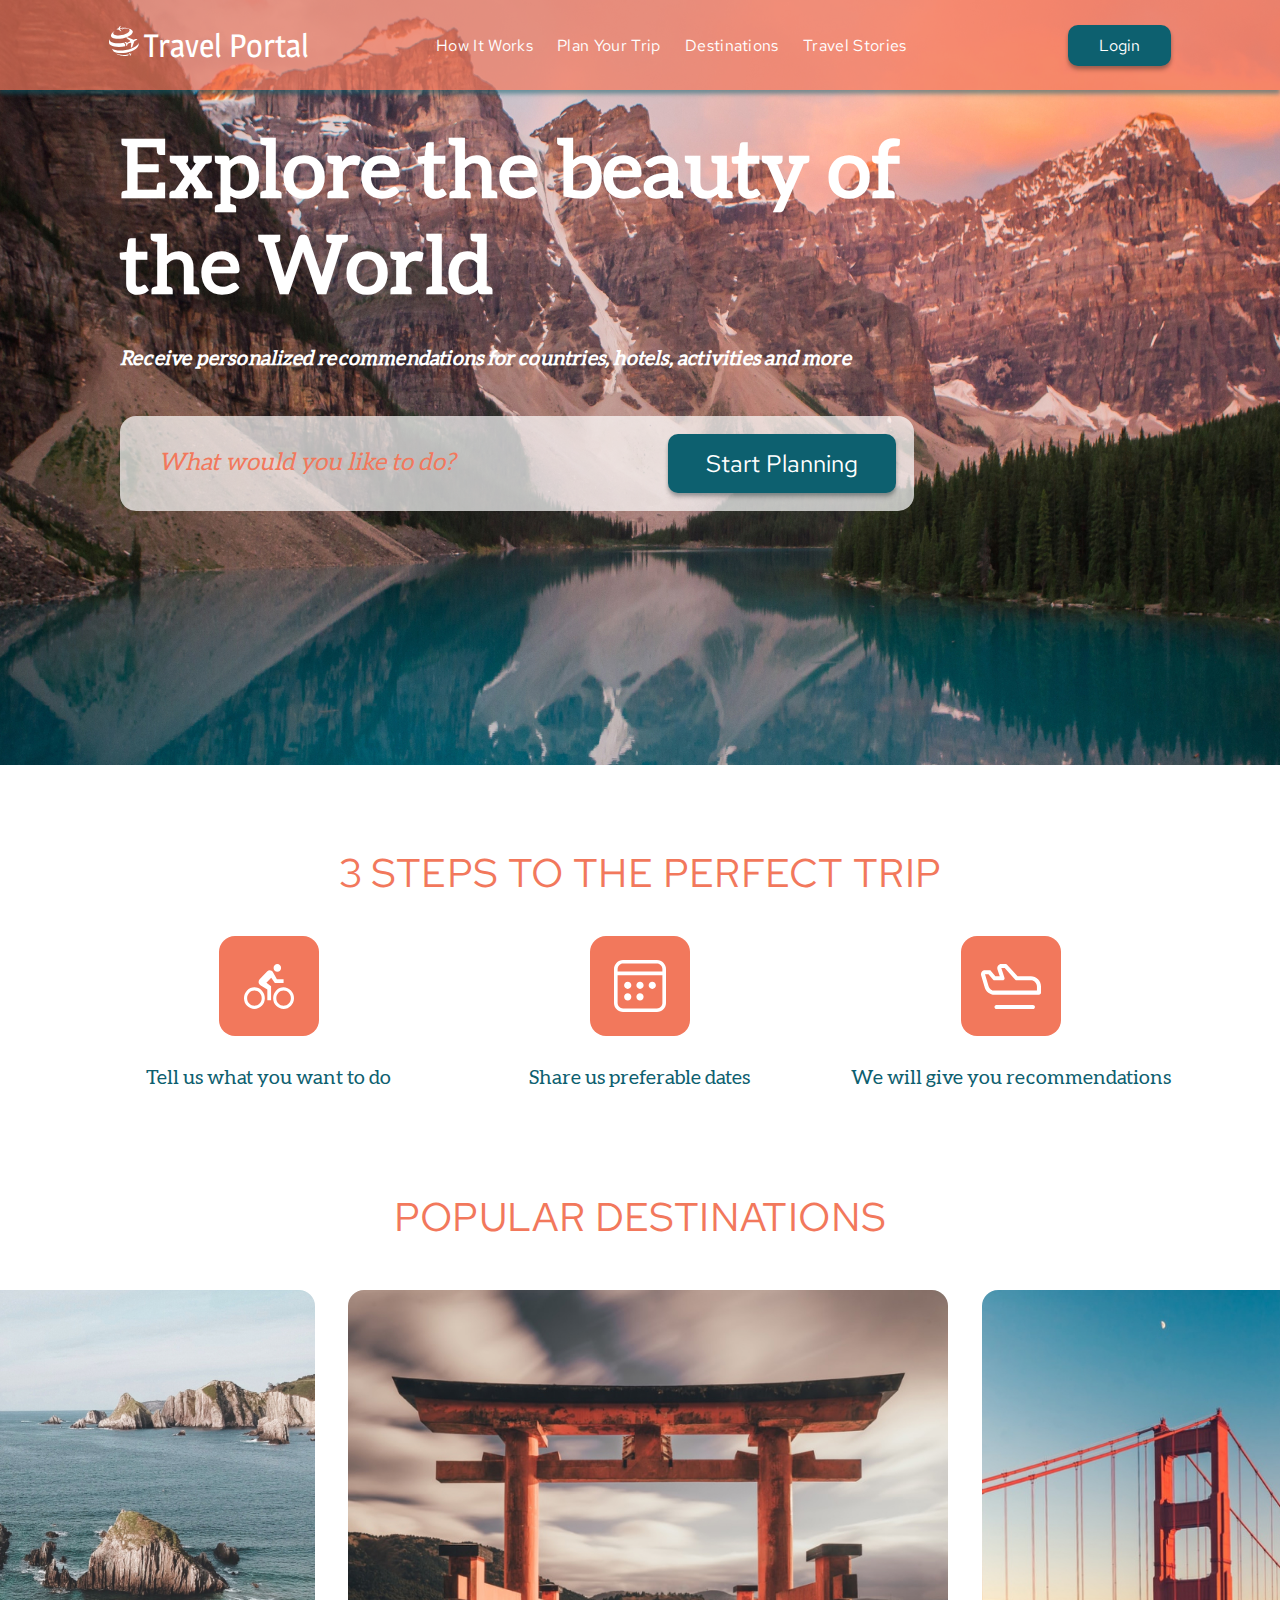
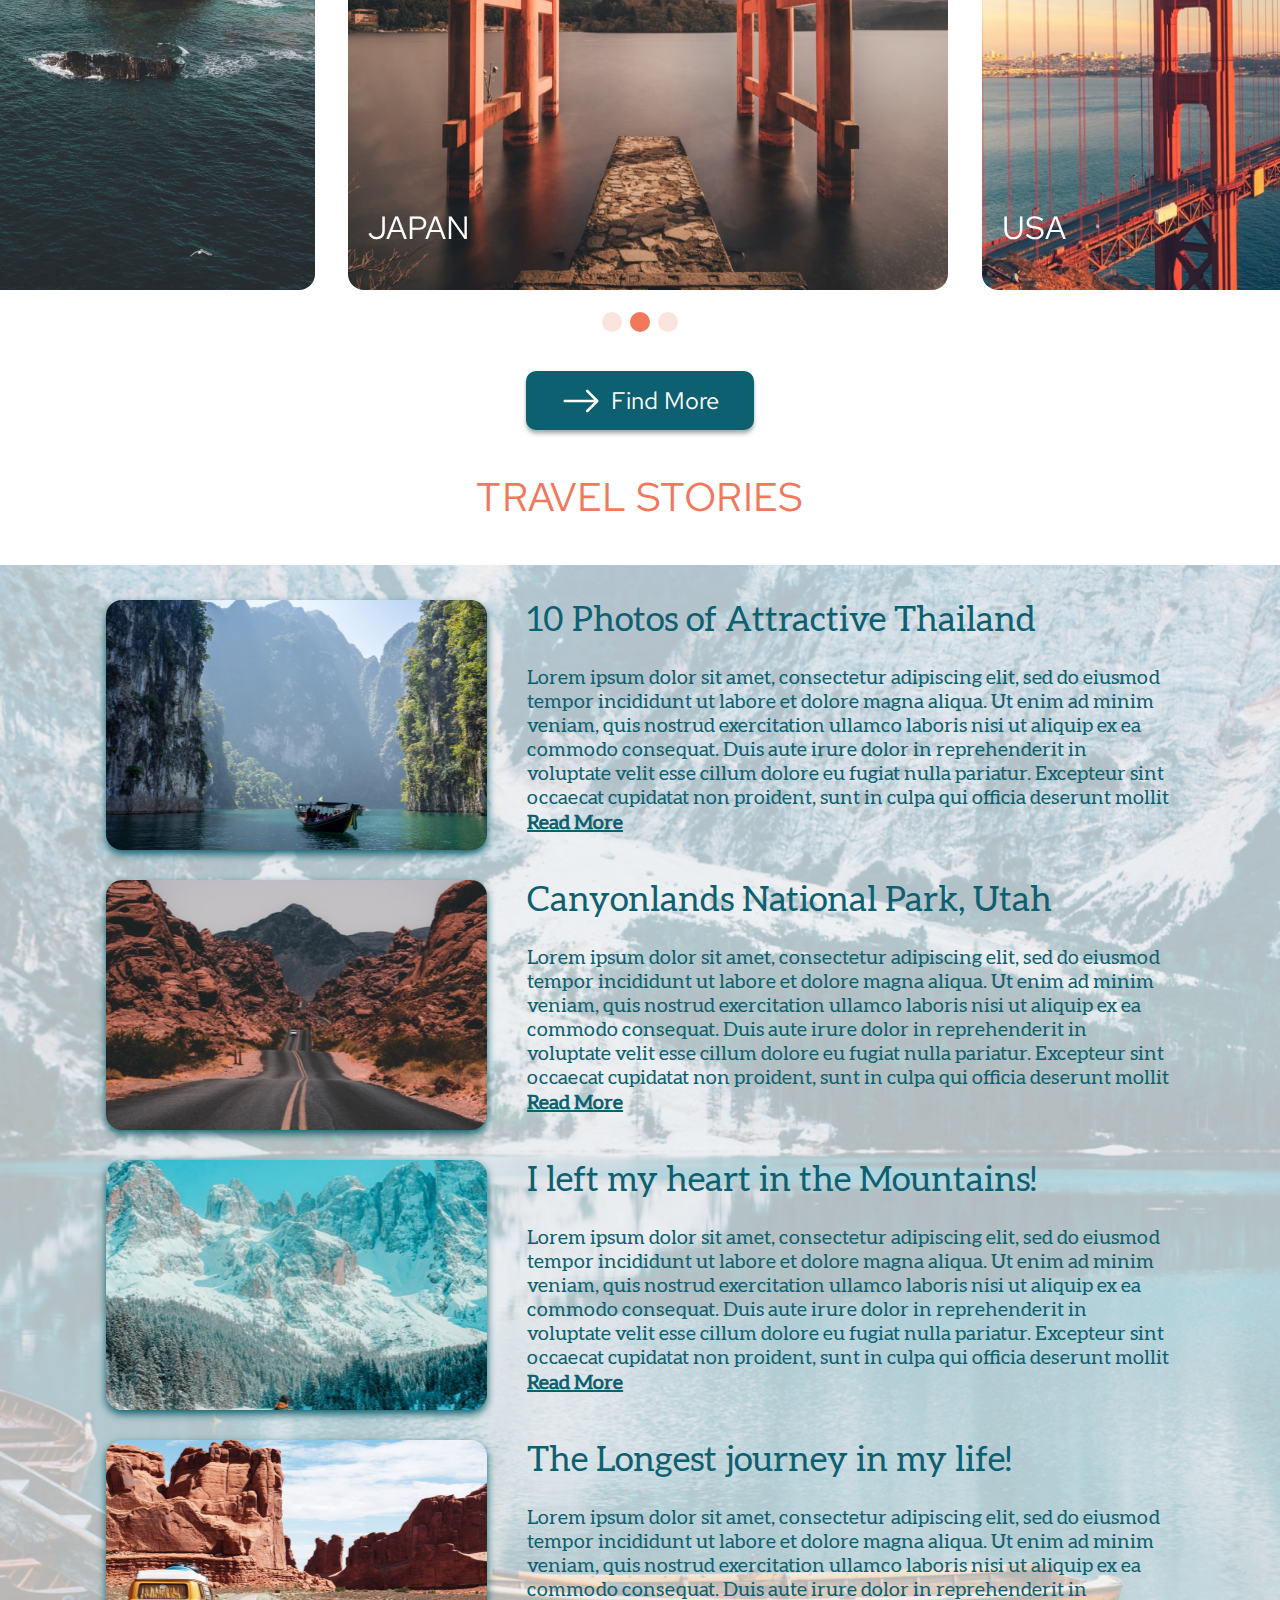
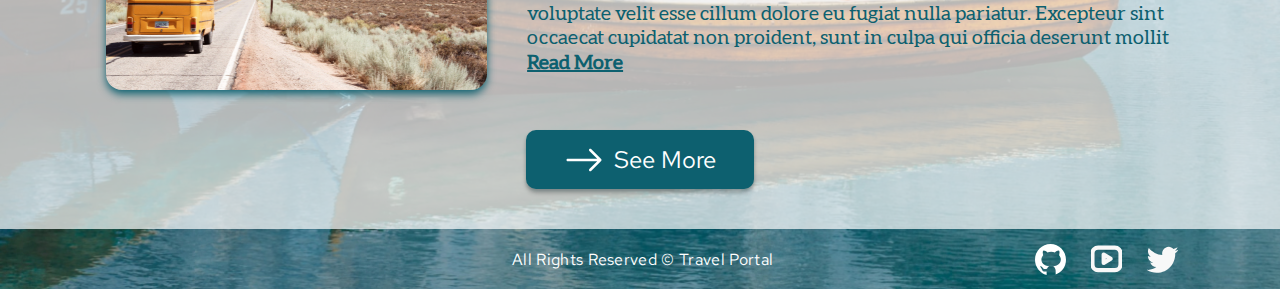
<file: travel/index.html>
<!DOCTYPE html>
<html lang="en">
<head>
    <meta charset="UTF-8">
    <meta http-equiv="X-UA-Compatible" content="IE=edge">
    <meta name="viewport" content="width=device-width, initial-scale=1.0">
    <title>Travel</title>
    <link rel="stylesheet" href="normalize.css">
    <link rel="stylesheet" href="https://unpkg.com/swiper@8/swiper-bundle.min.css"/>
    <link rel="stylesheet" href="style.css">
    <link rel="shortcut icon" href="/assets/images/logo-travel.svg" type="image/svg">
</head>
<body>
  <div class="container">
    <div class="fon-blacke"></div>
    <div class="popup-container closed">
      <div class="popup">
        <h3 class="popup-title">Log in to your account</h3>
        <button class="button-popup button-popup-colored">
          <span class="facebook-img popap-img"></span>
          <span class="button-text">Sign In with Facebook</span>
        </button>
        <button class="button-popup">
          <span class="google-img popap-img"></span>
          <span class="button-text">Sign In with Google</span>
        </button>
        <div class="divider">
          <span class="line"></span>
          <span class="divider-text">or</span>
          <span class="line"></span>
        </div>
        <div class="inputs-wrapper">
          <label class="label">
            E-mail
            <input class="input-login" type="text">
          </label>
          <label class="label">
            Password
            <input class="input-login" type="password">
          </label>
        </div>
        <button class="button-popup button-dark">
          <span class="button-text">Sign In</span>
        </button>
        <button class="story-link">Forgot Your Password?</button>
        <span class="line-big"></span>
        <div class="registration-block">
          <p class="registration-text">Don’t have an account?</p>
          <button class="story-link">Register</button>
        </div>
      </div>
    </div>
  <header class="header">
    <div class="header-container">
    <div class="header-travel-container">
    <a href="index.html">
        <div class="header-logo">
          <div class="header-travel-img"></div>
          <div class="header-travel-titel">Travel Portal</div>
     </div>
    </a>
  </div>
  <div class="header-nav-button-container">
    <nav class="header-nav">
      <span class="burger-exit">
        <span class="burger-exit-line"></span>
        <span class="burger-exit-line"></span>
      </span>
      <ul class="nav-list">
        <li class="nav-item"><a class="nav-link" href="#how-it-works">How It Works</a></li>
        <li class="nav-item"><a class="nav-link" href="#plan-your-trip">Plan Your Trip</a></li>
        <li class="nav-item"><a class="nav-link" href="#destinations">Destinations</a></li>
        <li class="nav-item"><a class="nav-link" href="#travel-stories">Travel Stories</a></li>
        <li class="nav-item nav-item-burger"><a class="nav-link account-login" href="#">Account</a></li>
        <li class="nav-item nav-item-burger"><a class="nav-link" href="#social-media">Social Media</a></li>
      </ul>
    </nav>
    <div class="button-wrapper">
      <button class="button-login buttom-all">
      <span class="button-login-text">Login</span>
      </button>
     </div>
    </div>
    <div class="header-burger">
      <div class="burger">
        <div class="hamburger">
          <span class="hamburger-line"></span>
          <span class="hamburger-line"></span>
          <span class="hamburger-line"></span>
        </div>
      </div>
      </div>
    </div>  
  </header>
  <main class="main">
    <div class="main-container">
        <section class="section section-explore" id="how-it-works">
          <div class="section-explore-img"></div>
          <div class="explore">
            <div class="explore-content">
              <h1 class="explore-title"><span class="header-item">Explore the beauty of </span><span class="header-item">the World</span></h1>
              <p class="explore-text">Receive personalized recommendations for countries, hotels, activities and more</p>
            </div>
            <div class="start-planning-container">
              <p class="start-planning-text">What would you like to do?</p>
              <button class="button-planning buttom-all">
                <span class="button-more-text">Start Planning</span>
              </button>
            </div>
          </div>
        </section>
        <section class="section section-trip" id="plan-your-trip">
          <div class="perfect-trip">
            <h2 class="header-three steps-header">3 STEPS TO THE PERFECT TRIP</h2>
            <div class="steps-items">
            <div class="steps-item steps-item-one">
              <div class="steps-item-icon tell-us-icon"></div>
              <div class="steps-text steps-text-one">Tell us what you want to do</div>
            </div>
            <div class="steps-item steps-item-two">
              <div class="steps-item-icon share-us-icon"></div>
              <div class="steps-text steps-text-two">Share us preferable dates</div>
            </div>
            <div class="steps-item steps-item-three">
              <div class="steps-item-icon we-will-icon"></div>
              <div class="steps-text steps-text-three">We will give you recommendations</div>
            </div>
          </div>
          </div>
        </section>
        <section class="section section-distinations" id="destinations">
          <div class="distinations">
            <h2 class="header-three">POPULAR DESTINATIONS</h2>
            <div class="carousel-wrapper swiper">
              <div class="image-slider swiper-wrapper">
                <div class="slider slider-spain swiper-slide">
                  <img src="assets/images/spain800.jpg" alt="Japan">
                  <p class="image-text">Spain</p>
                </div>  
                <div class="slider slider-japan swiper-slide">
                  <img src="assets/images/japan800.jpg" alt="Japan">
                  <p class="image-text">Japan</p>
                </div>  
                <div class="slider slider-usa swiper-slide">
                  <img src="assets/images/usa800.jpg" alt="Japan">
                  <p class="image-text">Usa</p>
                </div>  
              </div>  
              <div class="swiper-button-next"></div>
              <div class="swiper-button-prev"></div>
              <div class="swiper-pagination"></div>
            </div>
              <button class="find-more buttom-all">
              <span class="button-more-wraper">
              <span class="button-more-arrow"></span>
              <span class="button-more-text">Find More</span>
              </span>
              </button>
          </div>
        </section>
        <section class="section section-stories" id="travel-stories">
          <div class="travel-stories">
            <h2 class="header-three">TRAVEL STORIES</h2>
            <div class="stories-container">
              <div class="stories-container-img"></div>
              <div class="stories-container-dum"></div>
              <div class="stories-data-container">
                <div class="stories-data-wrapper">
                  <div class="stories-img thailand-img"></div>
                    <div class="stories-content">
                      <div class="stories-header">10 Photos of Attractive Thailand</div>
                      <div class="stories-text">Lorem ipsum dolor sit amet, consectetur adipiscing elit, 
                        sed do eiusmod tempor incididunt ut labore et dolore magna aliqua. 
                        Ut enim ad minim veniam, quis nostrud exercitation ullamco laboris nisi ut aliquip ex ea commodo consequat. 
                        Duis aute irure dolor in reprehenderit in voluptate velit esse cillum dolore eu fugiat nulla pariatur. 
                        Excepteur sint occaecat cupidatat non proident, sunt in culpa qui officia deserunt mollit anim id est laborum. 
                        Lorem ipsum dolor sit amet, consectetur adipiscing elit...</div>
                      <a href="#" class="link-more">Read More</a>
                  </div>
                </div>
                <div class="stories-data-wrapper">
                  <div class="stories-img utah-img"></div>
                    <div class="stories-content">
                    <div class="stories-header">Canyonlands National Park, Utah</div>
                    <div class="stories-text">Lorem ipsum dolor sit amet, consectetur adipiscing elit, 
                      sed do eiusmod tempor incididunt ut labore et dolore magna aliqua. 
                      Ut enim ad minim veniam, quis nostrud exercitation ullamco laboris nisi ut aliquip ex ea commodo consequat. 
                      Duis aute irure dolor in reprehenderit in voluptate velit esse cillum dolore eu fugiat nulla pariatur. 
                      Excepteur sint occaecat cupidatat non proident, sunt in culpa qui officia deserunt mollit anim id est laborum. 
                      Lorem ipsum dolor sit amet, consectetur adipiscing elit...</div>
                      <a href="#" class="link-more">Read More</a>
                  </div>
                </div>
                <div class="stories-data-wrapper">
                  <div class="stories-img mountains-img"></div>
                    <div class="stories-content">
                    <div class="stories-header">I left my heart in the Mountains!</div>
                    <div class="stories-text">Lorem ipsum dolor sit amet, consectetur adipiscing elit, 
                      sed do eiusmod tempor incididunt ut labore et dolore magna aliqua. 
                      Ut enim ad minim veniam, quis nostrud exercitation ullamco laboris nisi ut aliquip ex ea commodo consequat. 
                      Duis aute irure dolor in reprehenderit in voluptate velit esse cillum dolore eu fugiat nulla pariatur. 
                      Excepteur sint occaecat cupidatat non proident, sunt in culpa qui officia deserunt mollit anim id est laborum. 
                      Lorem ipsum dolor sit amet, consectetur adipiscing elit...</div>
                      <a href="#" class="link-more">Read More</a>
                  </div>
                </div>
                <div class="stories-data-wrapper">
                  <div class="stories-img life-img"></div>
                    <div class="stories-content">
                    <div class="stories-header">The Longest journey in my life!</div>
                    <div class="stories-text">Lorem ipsum dolor sit amet, consectetur adipiscing elit, 
                      sed do eiusmod tempor incididunt ut labore et dolore magna aliqua. 
                      Ut enim ad minim veniam, quis nostrud exercitation ullamco laboris nisi ut aliquip ex ea commodo consequat. 
                      Duis aute irure dolor in reprehenderit in voluptate velit esse cillum dolore eu fugiat nulla pariatur. 
                      Excepteur sint occaecat cupidatat non proident, sunt in culpa qui officia deserunt mollit anim id est laborum. 
                      Lorem ipsum dolor sit amet, consectetur adipiscing elit...</div>
                      <a href="#" class="link-more">Read More</a>
                  </div>
                </div>
                  <button class="see-more buttom-all">
                  <span class="button-more-wraper">
                  <span class="button-more-arrow"></span>
                  <span class="button-more-text">See More</span>
                  </span>
                  </button>
            </div>
            </div>
          </div>
        </section>
      </div>
    </main>
      <footer class="footer" id="social-media">
        <div class="footer-container">
          <div class="footer-reserved">All Rights Reserved © Travel Portal</div>
              <ul class="footer-contacts">
                <li class="nav-item">
                  <a class="github" href="https://github.com/AlexeiKozlovskiy" target="_blank">
                    <div class="icon github-icon"></div>
                  </a>
                </li>
                <li class="nav-item">
                  <a class="youtube" href="https://rs.school/js-stage0/" target="_blank">
                    <div class="icon youtube-icon"></div>
                  </a>
                </li>
                <li class="nav-item">
                  <a class="twitter" href="#" target="_blank">
                    <div class="icon twitter-icon"></div>
                  </a>
                </li>
              </ul>
        </div>
      </footer>
      </div>
      <script src="https://unpkg.com/swiper@8/swiper-bundle.min.js"></script>
      <script src="index.js"></script>
</body>
</html>
</file>
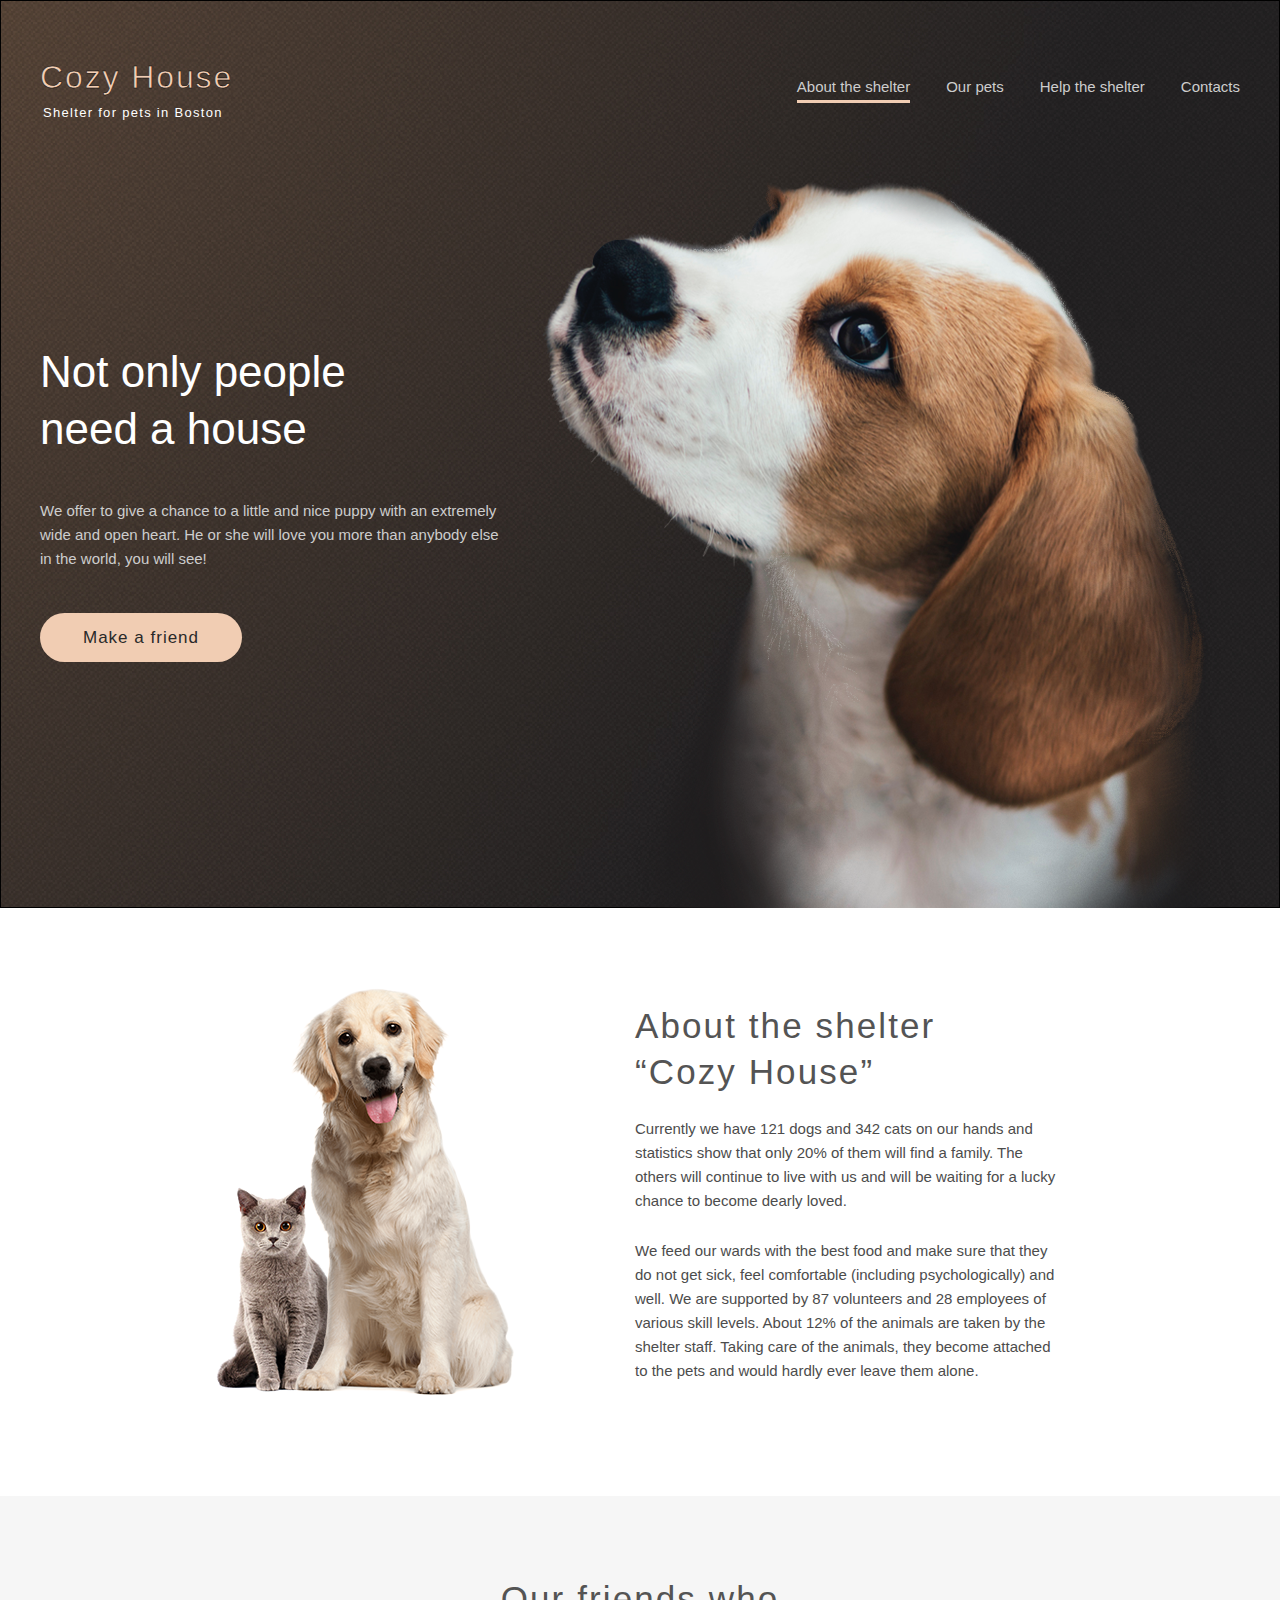
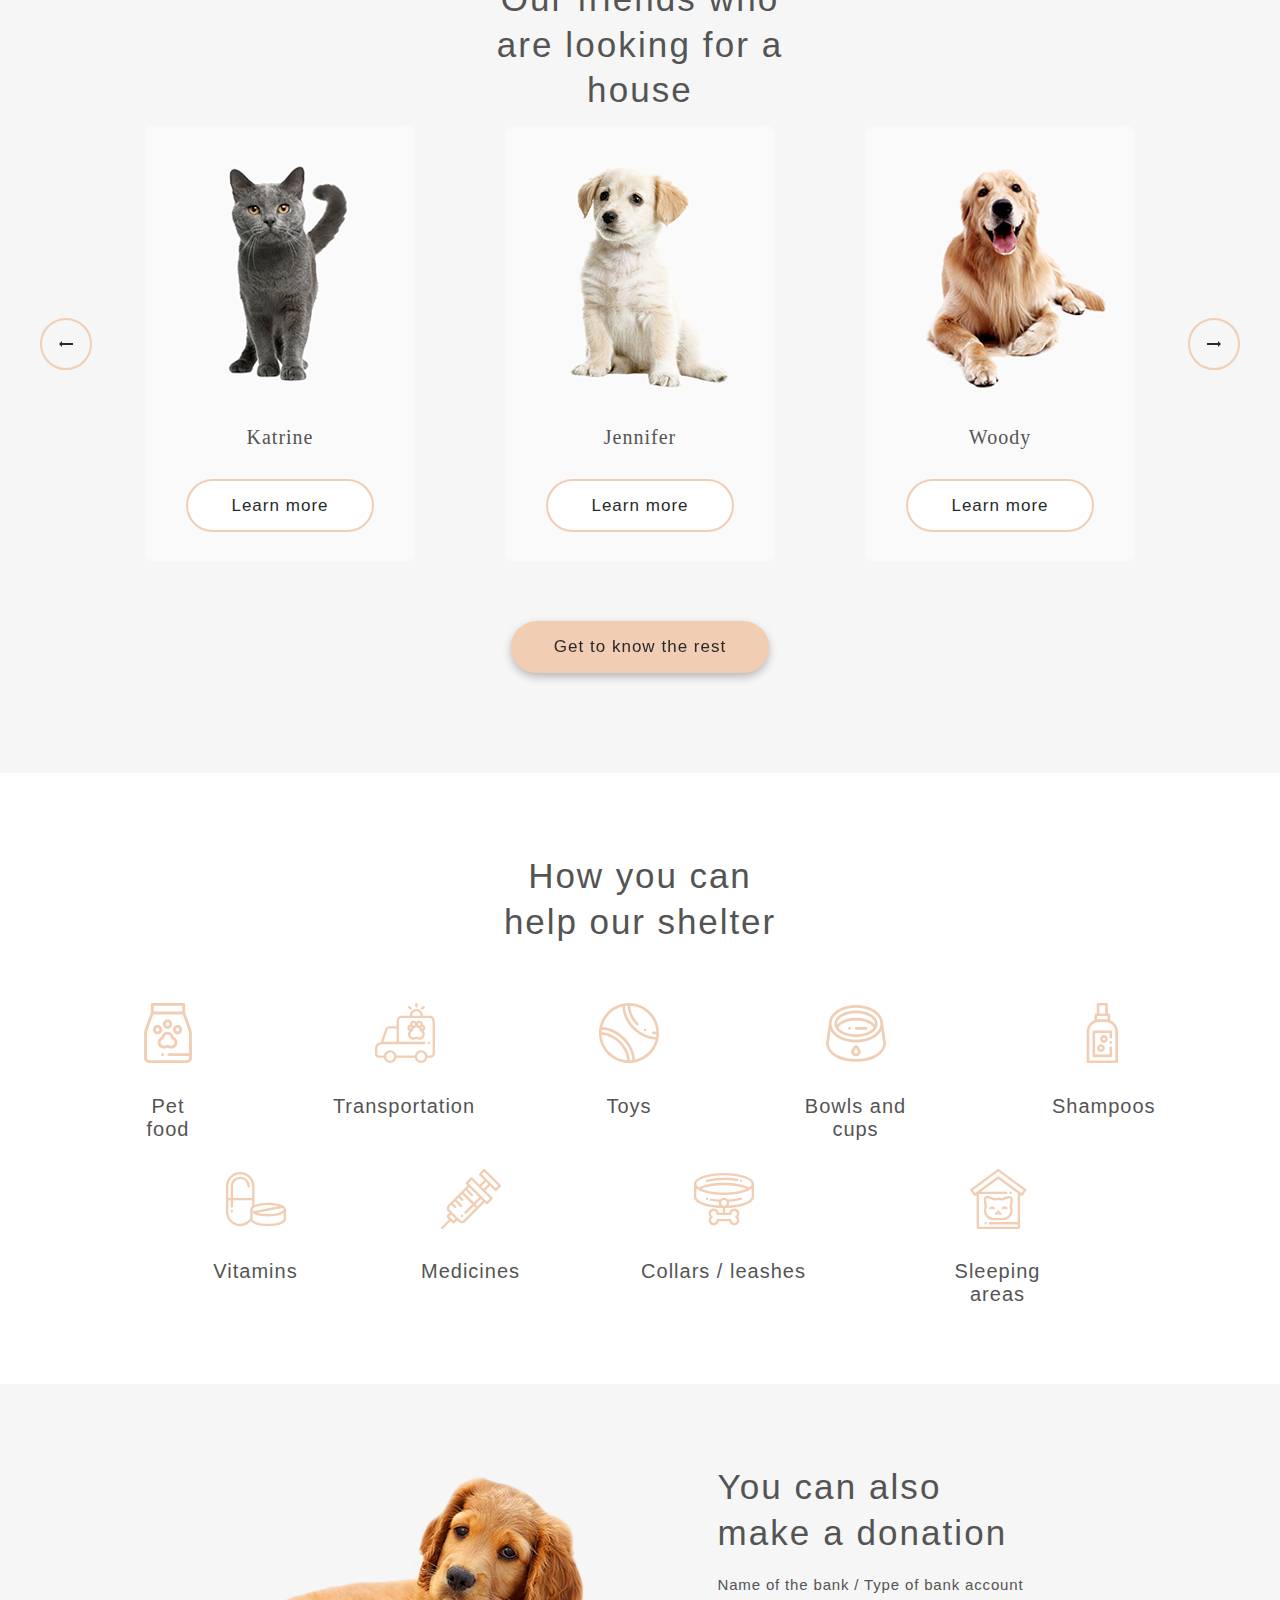
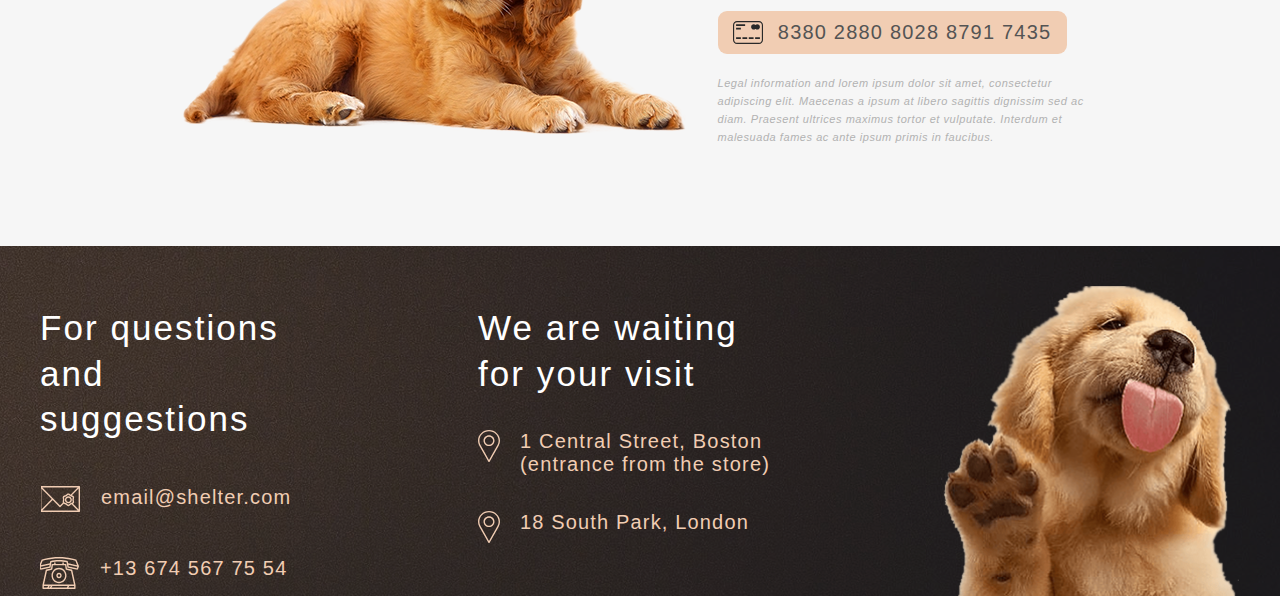
<file: shelter/pages/main/index.html>
<!DOCTYPE html>
<html lang="en">
<head>
    <meta charset="UTF-8">
    <meta http-equiv="X-UA-Compatible" content="IE=edge">
    <meta name="viewport" content="width=device-width, initial-scale=1.0">
    <title>Shelter</title>
    <link rel="stylesheet" href="normalize.css" type="text/css">
    <link rel="stylesheet" href="https://unpkg.com/swiper@8/swiper-bundle.min.css"/>
    <link rel="stylesheet" href="style.css" type="text/css">
</head>
<body>
    <div class="mainContainer">
        <div class="startScreen">
            <header class="header">
                <div class="container">
                    <div class="logoAndNav">
                        <div class="headerLogo">
                            <a href="index.html">
                            <h1>Cozy House</h1>
                            <p>Shelter for pets in Boston</p>
                            </a>
                        </div>
                        <div class="header__burger">
                            <span></span>
                        </div>
                        <div class="fon__blacke"></div>
                        <div class="nav__burger">
                            <div class="headerLogoBurger">
                                <a href="#">
                                <h1>Cozy House</h1>
                                <p>Shelter for pets in Boston</p>
                                </a>
                            </div>
                            <nav class="navMenu">
                                <ul class="menu">
                                    <li class="menuItem">
                                        <a href="#" >About the shelter</a>
                                    </li>
                                    <li class="menuItem">
                                        <a href="../pets/index.html">Our pets</a>
                                    </li>
                                    <li class="menuItem">
                                        <a href="#helpMe">Help the shelter</a>
                                    </li>
                                    <li class="menuItem">
                                        <a href="#contact">Contacts</a>
                                    </li>
                                </ul>
                            </nav>
                        </div>
                    </div>
                </div>
            </header>
            <div class="startScreenContent">
                <div class="content">
                    <h2>Not only people need a house</h2>
                    <p>We offer to give a chance to a little and nice puppy with an extremely wide and open heart. He or she will love you more than anybody else in the world, you will see!</p>
                    <div class="btnContainer">
                        <a href="#MakeAPrets" class="btn">
                            Make a friend
                    </a>
                    </div>
                </div>
                <div class="picPuppy">
                </div>
            </div>
        </div>
        <div class="about">
            <div class="aboutContent">
                <div class="aboutContentPic">
                </div>
                <div class="aboutContentText">
                    <h3>
                        About the shelter <br />“Cozy House”
                    </h3>
                    <p>
                        Currently we have 121 dogs and 342 cats on our hands and statistics show that only 20% of them will find a family. The others will continue to live with us and will be waiting for a lucky chance to become dearly loved.
                    </p>
                    <p>
                        We feed our wards with the best food and make sure that they do not get sick, feel comfortable (including psychologically) and well. We are supported by 87 volunteers and 28 employees of various skill levels. About 12% of the animals are taken by the shelter staff. Taking care of the animals, they become attached to the pets and would hardly ever leave them alone.
                    </p>
                </div>
            </div>
        </div>
        </div>
         
            <div class="pets" id="MakeAPrets">
                <div class="petsContent">
                    <div class="petsText">
                        <h3>
                            Our friends who<br/>are looking for a house
                        </h3>
                     </div>
                    <div class="petsSlider">
                        <div class="button_arrowLPosition">
                             <div class="button_arrowL"></div>
                        </div>
                        <div class="image-slider swiper-container">
                            <div class="sliderContainer swiper-wrapper">

                                <div class="katerine petCard swiper-slide">
                                    <img src="../../assets/images/pets-katrine.png" alt="katerine">
                                    <p>Katrine</p>
                                    <div class="katerineBtnMoreRaskl">
                                        <a href="#popup" class="katerineBtnMore button-more popup-link">
                                        Learn more
                                        </a>
                                    </div>
                                </div>
                    
                                <div class="jenifer petCard swiper-slide">
                                    <img src="../../assets/images/pets-jennifer.png" alt="jenifer">
                                    <p>Jennifer</p>
                                    <div class="katerineBtnMoreRaskl">
                                        <a href="#popup" class="jeniferBtnMore button-more popup-link">
                                        Learn more
                                        </a>
                                    </div>
                                </div>
                            
                                <div class="woody petCard swiper-slide">
                                    <img src="../../assets/images/pets-woody.png" alt="woody">
                                    <p>Woody</p>
                                    <div class="katerineBtnMoreRaskl">
                                        <a href="#popup" class="woodyBtnMore button-more popup-link">
                                        Learn more
                                        </a>
                                    </div>
                                </div>

                                <div class="sophia petCard swiper-slide">
                                    <img src="../../assets/images/pets-sophia.png" alt="sophia">
                                    <p>Sophia</p>
                                    <div class="katerineBtnMoreRaskl">
                                        <a href="#popup" class="sophiaBtnMore button-more popup-link">
                                        Learn more
                                        </a>
                                    </div>
                                    </div>

                                <div class="timmy petCard swiper-slide">
                                    <img src="../../assets/images/pets-timmy.png" alt="timmy">
                                    <p>Timmy</p>
                                    <div class="katerineBtnMoreRaskl">
                                        <a href="#popup" class="timmyBtnMore button-more popup-link">
                                        Learn more
                                        </a>
                                    </div>
                                </div>

                                <div class="charly petCard swiper-slide">
                                    <img src="../../assets/images/pets-charly.png" alt="charly">
                                    <p>Charly</p>
                                    <div class="katerineBtnMoreRaskl">
                                        <a href="#popup" class="charlyBtnMore button-more popup-link">
                                        Learn more
                                        </a>
                                    </div>
                                </div>

                                <div class="scarlett petCard swiper-slide">
                                    <img src="../../assets/images/pets-scarlet.png" alt="scarlett">
                                    <p>Scarlett</p>
                                    <div class="katerineBtnMoreRaskl">
                                        <a href="#popup" class="scarlettBtnMore button-more popup-link">
                                        Learn more
                                        </a>
                                    </div>
                                </div>

                                <div class="freddie petCard swiper-slide">
                                    <img src="../../assets/images/pets-freddie.png" alt="freddie">
                                    <p>Freddie</p>
                                    <div class="katerineBtnMoreRaskl">
                                        <a href="#popup" class="freddieBtnMore button-more popup-link">
                                        Learn more
                                        </a>
                                    </div>
                                </div>
                            </div>
                        </div>
                    
                        <div class="button_arrowRPosition">
                            <div class="button_arrowR"></div>
                        </div>
                    </div>
                <div class="buttonpPrimary">
                    <a href="../pets/index.html" class="btnPets">    
                    Get to know the rest 
                    </a>
                </div>
            </div>
        </div>
        <div class="help" id="helpMe">
            <div class="helpContent">
                <div class="heading">
                    <h3>How you can help
                        our shelter
                    </h3>
                </div>
                <div class="list">
                    <div class="petfood">
                        <h4>
                            Pet food
                        </h4>
                    </div>
                    <div class="transportation">
                        <h4>
                            Transportation
                        </h4>
                    </div>
                    <div class="toys">
                        <h4>
                            Toys
                        </h4>
                    </div>
                    <div class="bowls">
                        <h4>
                            Bowls and cups
                        </h4>
                    </div>
                    <div class="shampoos">
                        <h4>
                            Shampoos
                        </h4>
                    </div>
                    <div class="vitamins">
                        <h4>
                            Vitamins
                        </h4>
                    </div>
                    <div class="medicines">
                        <h4>
                            Medicines
                        </h4>
                    </div>
                    <div class="collars">
                        <h4>
                            Collars / leashes
                        </h4>
                    </div>
                    <div class="sleeping">
                        <h4>
                            Sleeping areas
                        </h4>
                    </div>
                </div>
            </div>
        </div>
        <div class="donation">
            <div class="donationContent">
                <div class="donationDog">
            <!-- тут бэкграунд рыжего песеля -->
                </div>
                <div class="donContent">
                    <h3>
                        You can also make a donation
                    </h3>
                    <p>
                        Name of the bank / Type of bank account
                    </p>
                    <a href="#" class="creditCardBtn">
                            <div class="credidConeiner">
                                <div class="creditLogo">
                                    <!-- лого карты бэккграунд -->
                                </div>
                                <div class="creditNomber">
                                    8380 2880 8028 8791 7435
                                </div>
                            </div>
                        </a>
                    <div class="donationInf">
                        Legal information and lorem ipsum dolor sit amet, consectetur adipiscing elit. Maecenas a ipsum at libero sagittis dignissim sed ac diam. Praesent ultrices maximus tortor et vulputate. Interdum et malesuada fames ac ante ipsum primis in faucibus.
                    </div>
                </div>
            </div>
        </div>
        <footer>
            <div class="footerConten" id="contact">
                <div class="foterContact">
                    <h3 class="ContTitle">
                        For questions and suggestions
                    </h3>
                    <div class="emailConteiner">
                        <div class="emailLogo">
                            <!-- лого емаил бэкграунд -->
                        </div>
                        <div class="email">
                            <a href="mailto:email@shelter.com">
                             email@shelter.com
                            </a>
                        </div>
                    </div>
                    <div class="phoneConteiner">
                        <div class="phoneLogo">
                            <!-- лого тел бэкграунд -->
                        </div>
                        <div class=phone><a href="tel:+13 674 567 75 54">
                        +13 674 567 75 54
                         </a>
                        </div>
                    </div>
                </div>
                <div class="foterLocations">
                    <h3 class="LocTitle">
                        We are waiting for your visit
                    </h3>
                    <div class="locUsaConteiner">
                        <div class="locUsaLogo">
                            <!-- лого лок USA бэкграунд -->
                        </div>
                        <div class="locUsa"><a href="https://goo.gl/maps/Zm6L3wyNvPDQDubP8" target="_blank">
                        1 Central Street, Boston (entrance from the store)
                         </a>
                         </div>
                    </div>
                    <div class="locUkConteiner">
                        <div class="locUkLogo">
                            <!-- лого лок UK бэкграунд -->
                        </div>
                        <div class="locUk"><a href="https://goo.gl/maps/x6FbXodSKwNmhjtG8" target="_blank">
                        18 South Park, London 
                        </a>
                        </div>
                    </div>
                </div>
                <div class="foterPuppy">
                </div>
            </div>
        </footer>
        
        <div id="popup" class="popup">
            <div class="popup__body">
                <div class="popup__content">
                    <div class="popup__close close-popup"></div>
                    <div class="img_conteiner">
                        <div class="img"></div>
                    </div>
                    <div class="popup__text">
                        <div class="name"></div>
                        <div class="type_bread">
                            <span class="type"></span>
                            <span class="breed"></span>
                        </div>
                        <div class="description"></div>
                            <div class="pets_info">
                                <ul>
                                    <li>
                                        <p class="age_info"> Age:<span class="age"></span></p>
                                    </li>
                                    <li>
                                        <p class="inoculations_info"> Inoculations: <span class="inoculations"></span></p>
                                    </li>
                                    <li>
                                        <p class="diseases_info"> Diseases:<span class="diseases"></span></p>
                                    </li>
                                    <li>
                                        <p class="parasites_info"> Parasites:<span class="parasites"></span></p>
                                    </li>
                                </ul>
                            </div>                    
                    </div>
                </div>
            </div>
        </div>
    </div>
    
    <script src="https://unpkg.com/swiper@8/swiper-bundle.min.js"></script>
    <script src="scrips.js"></script>
</body>
</html>
</file>
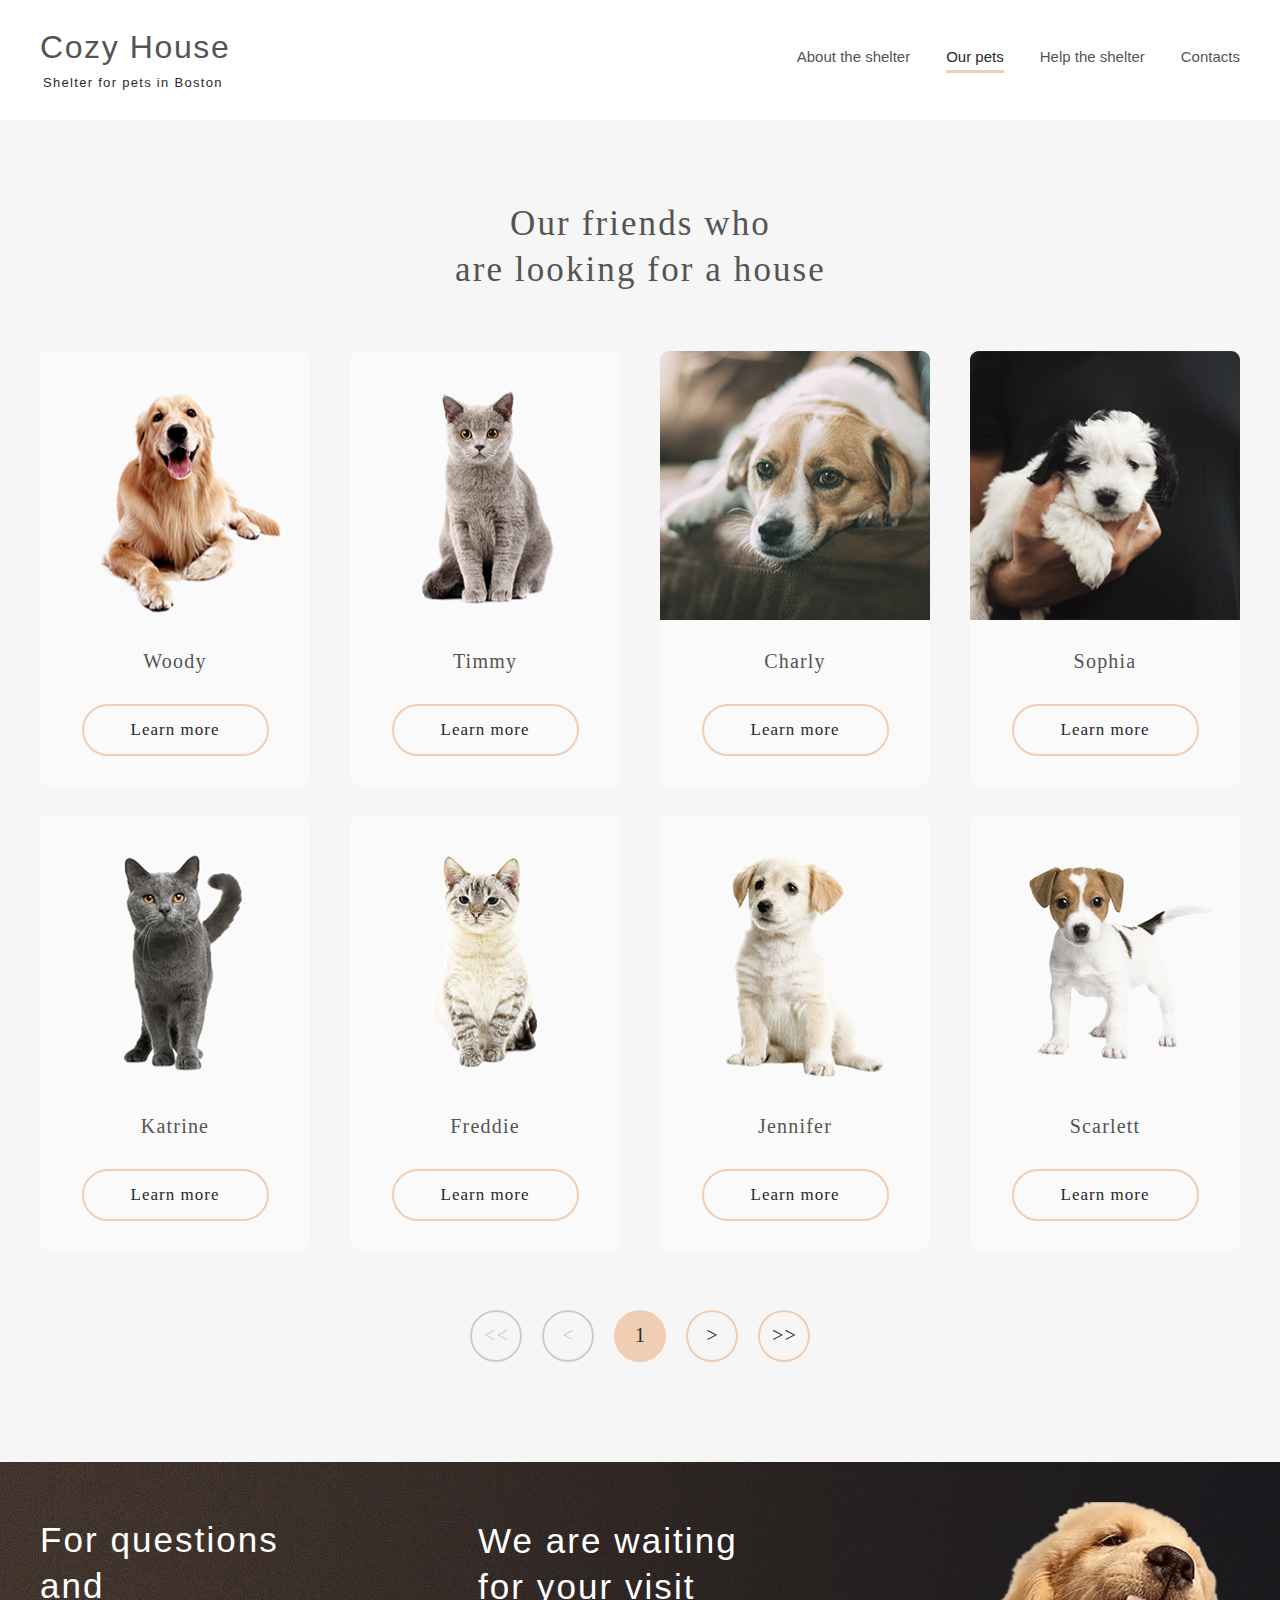
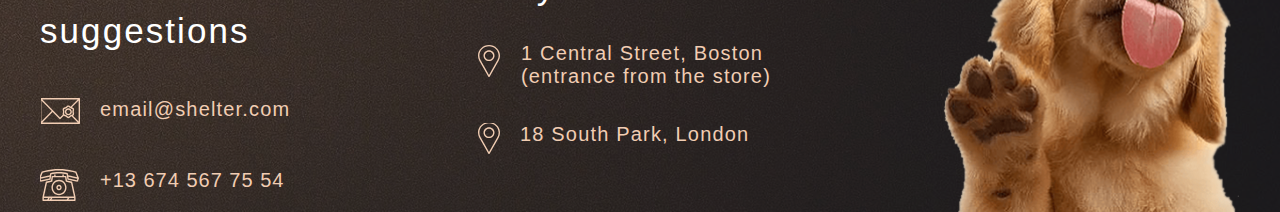
<file: shelter/pages/pets/index.html>
<!DOCTYPE html>
<html lang="en">
<head>
    <meta charset="UTF-8">
    <meta http-equiv="X-UA-Compatible" content="IE=edge">
    <meta name="viewport" content="width=device-width, initial-scale=1.0">
    <link rel="stylesheet" href="normalize.css">
    <link rel="stylesheet" href="style.css">
    <title>Document</title>
</head>
<body>
    <div class="mainContainer">
        <div class="startScreen">
            <div class="hederContainer">
                <header class="header">
                    <div class="container">
                        <div class="logoAndNav">
                            <div class="headerLogo">
                                <a href="../main/index.html">
                            <h1>Cozy House</h1>
                            <p>Shelter for pets in Boston</p>
                        </a>
                        </div>
                        <div class="fon__blacke"></div>
                        <div class="header__burger">
                            <span></span>
                        </div>
                        <div class="nav__burger">
                            <div class="headerLogoBurger">
                                <a href="../main/index.html">
                                <h1>Cozy House</h1>
                                <p>Shelter for pets in Boston</p>
                                </a>
                            </div>
                            <nav class="navMenu">
                                <ul class="menu">
                                    <li class="menuItem">
                                        <a href="../main/index.html" >About the shelter</a>
                                    </li>
                                    <li class="menuItem" id="petsBorder">
                                        <a href="#">Our pets</a>
                                    </li>
                                    <li class="menuItem">
                                        <a href="../main/index.html#helpMe">Help the shelter</a>
                                    </li>
                                    <li class="menuItem">
                                        <a href="#contact">Contacts</a>
                                    </li>
                                </ul>
                            </nav>
                        </div>
                        </div>
                    </div>
                </header>
             </div>

             <div class="container our-pets-container">
                <div class="wrapper our-pets-wrapper">
                    <h3 class="header-three our-pets-header"><span class="header-item">Our friends who</span>
                        <span class="header-item">are looking for a house</span></h3>
                     <div class="pet-cards-wrapper">

                        <div class="katerine petCard">
                            <div class="pet-card-image pet-card-one"></div>
                              <div class="pet-name">Katrine</div>
                                <a href="#popup" class="katerineBtnMore button-more popup-link"> 
                                <button class="button-one button-one-transparent">Learn more</button>
                                </a>
                           </div>
                           <div class="jenifer petCard">
                            <div class="pet-card-image pet-card-two"></div>
                              <div class="pet-name">Jennifer</div>
                              <a href="#popup" class="jeniferBtnMore button-more popup-link"> 
                                <button class="button-one button-one-transparent">Learn more</button>
                             </a>
                           </div>
                           <div class="woody petCard">
                            <div class="pet-card-image pet-card-three"></div>
                              <div class="pet-name">Woody</div>
                              <a href="#popup" class="woodyBtnMore button-more popup-link"> 
                                <button class="button-one button-one-transparent">Learn more</button>
                             </a>
                           </div>
                           <div class="sophia petCard">
                            <div class="pet-card-image pet-card-four"></div>
                              <div class="pet-name">Sophia</div>
                              <a href="#popup" class="sophiaBtnMore button-more popup-link"> 
                                <button class="button-one button-one-transparent">Learn more</button>
                             </a>
                           </div>
                           <div class="timmy petCard">
                            <div class="pet-card-image pet-card-five"></div>
                              <div class="pet-name">Timmy</div>
                              <a href="#popup" class="timmyBtnMore button-more popup-link"> 
                                <button class="button-one button-one-transparent">Learn more</button>
                             </a>
                           </div>
                           <div class="charly petCard">
                            <div class="pet-card-image pet-card-six"></div>
                              <div class="pet-name">Charly</div>
                              <a href="#popup" class="charlyBtnMore button-more popup-link"> 
                                <button class="button-one button-one-transparent">Learn more</button>
                             </a>
                           </div>
                           <div class="scarlett petCard">
                            <div class="pet-card-image pet-card-seven"></div>
                              <div class="pet-name">Scarlett</div>
                              <a href="#popup" class="scarlettBtnMore button-more popup-link"> 
                                <button class="button-one button-one-transparent">Learn more</button>
                             </a>
                           </div>
                           <div class="freddie petCard">
                            <div class="pet-card-image pet-card-eight"></div>
                              <div class="pet-name">Freddie</div>
                              <a href="#popup" class="freddieBtnMore button-more popup-link"> 
                                <button class="button-one button-one-transparent">Learn more</button>
                             </a>
                           </div>
                     </div>
                     <div class="switch-buttons">
                        <button class="button-pagination disabled"><<</button>
                        <button class="button-pagination disabled"><</button>
                        <button class="button-pagination-active">1</button>
                        <button class="button-pagination">></button>
                        <button class="button-pagination">>></button>
                     </div>
                </div>
            </div>

            <footer>
                <div class="footerConten" id="contact">
                    <div class="foterContact">
                        <h3 class="ContTitle">
                            For questions and suggestions
                        </h3>
                        <div class="emailConteiner">
                            <div class="emailLogo">
                                <!-- лого емаил бэкграунд -->
                            </div>
                            <div class="email">
                                <a href="mailto:email@shelter.com">
                                 email@shelter.com
                                </a>
                            </div>
                        </div>
                        
                        <div class="phoneConteiner">
                            <div class="phoneLogo">
                                <!-- лого тел бэкграунд -->
                            </div>
                            <div class=phone><a href="tel:+13 674 567 75 54">
                            +13 674 567 75 54
                             </a>
                            </div>
                        </div>
                    </div>
    
                    <div class="foterLocations">
                        <h3 class="LocTitle">
                            We are waiting for your visit
                        </h3>
                        <div class="locUsaConteiner">
                            <div class="locUsaLogo">
                                <!-- лого лок USA бэкграунд -->
                            </div>
                            <div class="locUsa"><a href="https://goo.gl/maps/Zm6L3wyNvPDQDubP8" target="_blank">
                            1 Central Street, Boston (entrance from the store)
                             </a>
                             </div>
                        </div>
                        <div class="locUkConteiner">
                            <div class="locUkLogo">
                                <!-- лого лок UK бэкграунд -->
                            </div>
                            <div class="locUk"><a href="https://goo.gl/maps/x6FbXodSKwNmhjtG8" target="_blank">
                            18 South Park, London 
                            </a>
                            </div>
                        </div>
                    </div>
                    <div class="foterPuppy">
                    </div>
                    
                </div>
            </footer>
        </div>
    </div>    

    <div id="popup" class="popup">
        <div class="popup__body">
            <div class="popup__content">
                <div class="popup__close close-popup"></div>
                <div class="img_conteiner">
                    <div class="img"></div>
                </div>
                <div class="popup__text">
                    <div class="name"></div>
                    <div class="type_bread">
                        <span class="type"></span>
                        <span class="breed"></span>
                    </div>
                    <div class="description"></div>
                        <div class="pets_info">
                            <ul>
                                <li>
                                    <p class="age_info"> Age:<span class="age"></span></p>
                                </li>
                                <li>
                                    <p class="inoculations_info"> Inoculations: <span class="inoculations"></span></p>
                                </li>
                                <li>
                                    <p class="diseases_info"> Diseases:<span class="diseases"></span></p>
                                </li>
                                <li>
                                    <p class="parasites_info"> Parasites:<span class="parasites"></span></p>
                                </li>
                            </ul>
                        </div>                    
                </div>
            </div>
        </div>
    </div>
</div>


    <script src="scrips.js"></script>
</body>
</html>
</file>
<file: travel/style.css>
@font-face {
    font-family: 'Red Hat Text';
    font-style: normal;
    src: url(assets/fonts/red-hat-text-v11-latin-regular.woff),
         url(assets/fonts/red-hat-text-v11-latin-regular.woff2); 
}

@font-face {
    font-family: 'Magra';
    font-style: normal;
    src: url(assets/fonts/magra-v14-latin-regular.woff),
         url(assets/fonts/magra-v14-latin-regular.woff2); 
}

@font-face {
    font-family: 'Aleo';
    font-style: normal;
    src: url(assets/fonts/aleo-v11-latin-regular.woff),
         url(assets/fonts/aleo-v11-latin-regular.woff2); 
        
  }


:root {
    --header-one: 80px 'Aleo', serif;
    --header-two: 16px 'Red Hat Text', sans-serif;
    --header-three: 32px 'Magra', sans-serif;
    --header-login:  32px 'Aleo', serif;
    --header-five: 40px 'Red Hat Text', sans-serif;
    --header-six: 35px 'Aleo', serif;
    --header-seven: 24px 'Red Hat Text', sans-serif;
    --header-eight: 50px 'Aleo', serif;
    --header-nine: 11px 'Red Hat Text', sans-serif;
    --header-ten: 14px 'Red Hat Text', sans-serif;
    --header-eleven: 10px 'Red Hat Text', sans-serif;
    --header-twelve: 9px 'Red Hat Text', sans-serif;
    --paragraph-x: 32px 'Red Hat Text', sans-serif;
    --paragraph-sign: 20px 'Red Hat Text', sans-serif;
    --paragraph-lebel-x: 9px 'Aleo', serif;
    --paragraph-lebel-s: 10px 'Aleo', serif;
    --paragraph-lebel-m: 11px 'Aleo', serif;
    --paragraph-lebel-l: 14px 'Aleo', serif;
    --paragraph-lebel: 16px 'Aleo', serif;
    --paragraph-l: 20px 'Aleo', serif;
    --paragraph-s: 24px 'Aleo', serif;
    --paragraph-registration: 15px 'Aleo', serif;
}

html {
    scroll-behavior: smooth;
    /* overflow-x: hidden; */
}

ul li {
    list-style: none;
}

body.lockBurger, 
body.lockPopap {
    overflow: hidden;
}

body {
    position: relative;
}

.container {
    max-width: 1440px;
    min-height: 100vh;
    margin: auto;
    position: relative;
}

.header {    
    position: absolute;
    width: 100%;
    height: 90px;
    top: 0px;
    background: rgba(242, 120, 92, 0.7);
    box-shadow: 0px 4px 4px rgba(13, 96, 111, 0.5);
}

.header-container {
    display: flex;
    justify-content: space-between;
    align-items: center; 
    height: 100%;
    padding: 0px 8.5%;
}

.header-logo {
    display: flex;
    justify-content: space-between;
}

.header-travel-img {
    width: 30px;
    height: 30px;
    background: url(assets/images/logo-travel.svg) no-repeat;
}

.header-travel-titel {
    font: var(--header-three);
    text-decoration: none;
    font-size: 32px;
    line-height: 39px;
    color: #FFFFFF;
    padding-left: 5px;
}

a {
    text-decoration: none;
    transition: all 0.3s ease 0s;
}

p {
    margin: 0;
}

.nav-list {
    display: flex;
    justify-content: space-between;
    width: 100%;
    padding: 0px;
}

.nav-item {
    align-self: center;
}

.nav-item-burger {
    display: none;
}

.header-nav {
    width: 64%;
}

.header-nav-button-container {
    display: flex;
    justify-content: space-between;
    align-items: center;
    width: 69.2%;
}

.nav-link {
    text-decoration: none;
    font: var(--header-two);
    font-weight: 500;
    color: #FFFFFF;
    position: relative;
    letter-spacing: 0.02em;
}

.nav-link:hover {
    color: #0D606F;
    transition: 0.4s;
}

.header-burger {
    display: none;
}

.buttom-all {
    background-color: #0D606F;;
    border-radius: 10px;
    border: none;
    color: #FFFFFF;
    cursor: pointer;
    box-shadow: 0px 4px 4px rgba(0, 0, 0, 0.25), 0px 2px 3px rgba(13, 96, 111, 0.16);
    transition: 0.3s;
}

.buttom-all:hover {
    background: #083c46;
    box-shadow: 0px 2px 3px 0px #0D606F29;
    transition: 0.3s;
    cursor: pointer;
}

.buttom-all:active {
    transform: scale(0.92);
    transition: 0.08s;
}

.button-login {
    width: 103px;
    height: 41px;
    display: block;
}

.button-login-text {
    font: var(--header-two);
}

.main {
    cursor: default;
}

.section-explore {
    height: 765px;
}

.section-explore-img {
    width: 100%; 
    height: 100%;
    background-image: url(assets/images/garrett-parker-1440.jpg);
    background-repeat: no-repeat;
    background-size: cover; 
}

.explore {
    position: relative;
    bottom: 640px;
    left: 120px;
    width: 62%;
}

.explore-content {
    padding-bottom: 45px;
}

.explore-title {
    font: var(--header-one);
    font-weight: 700;
    color: #FFFFFF;
    line-height: 96px;
    letter-spacing: 0.01em;
    padding-bottom: 30px;
}

.header-item {
    display: block;
}

.explore-text {
    font: var(--paragraph-l);
    font-style: normal;
    font-weight: 700;
    font-style: italic;
    color: #FFFFFF;
    line-height: 24px;
    letter-spacing: 0.01em;
}

.start-planning-container {
    width: 100%;
    height: 95px;
    background: rgba(255, 255, 255, 0.7);
    border-radius: 16px;
    display: flex;
    justify-content: space-between;
    align-items: center;
}

.start-planning-text {
    margin-left: 18px;
    font: var(--paragraph-s);
    font-style: italic;
    color: #F2785C;
    line-height: 29px;
    font-weight: 400;
    padding-left: 20px;
}

.button-planning {
    width: 228px;
    height: 59px;
    margin-right: 18px;
}

.section-trip {
    height: 424px;
}

.perfect-trip {
    position: relative;
    top: 80px;
    height: 51%;
    margin: 0 auto;
    display: flex;
    flex-direction: column;
    justify-content: space-between;
    align-items: center;
}

.header-three {
    font: var(--header-five);
    font-weight: 500;
    color: #F2785C;;
    line-height: 56px;
    letter-spacing: 0.01em;
    margin: 0 auto;
}

.steps-text {
    font: var(--paragraph-l);
    font-weight: 400;
    color: #0D606F;
    line-height: 24px;
    padding-top: 30px;

}

.steps-item {
    text-align: center;
}

.steps-items {
    width: 82%;
    padding-top: 35px;
    display: grid;
    grid-template-columns: 247px 231px 222px 160px 317px;
}

.steps-item-one {
    grid-column: 1 / 2
}

.steps-item-two {
    grid-column: 3 / 4
}

.steps-item-three {
    grid-column: 5 / 6
}

.steps-item-icon {
    height: 100px;
    background-repeat: no-repeat;
    background-position: center;
}

.tell-us-icon {
    background-image: url(assets/images/velo100.svg);
}

.share-us-icon {
    background-image: url(assets/images/calc100.svg);
}

.we-will-icon {
    background-image: url(assets/images/air100.svg);
}

.section-distinations {
    height: 1042px;
}

.distinations {
    display: flex;
    flex-direction: column;
    align-items: center;
    width: 100%;
}

.carousel-wrapper {
    width: 100%;
    padding-top: 45px;
    padding-bottom: 8px;
}

.image-slider {
    width: 100%;
}

.swiper-button-next, 
.swiper-button-prev {
    display: none;
}

.swiper-button-next::after, 
.swiper-button-prev::after {
    color: #F2785C;
}

.swiper-button-prev:active {
    transform: translateX(-5px);
}

.swiper-button-next:active {
    transform: translateX(5px);
}

.swiper-pagination-bullet {
    background-color: #F2785C;
    display: inline-block;
    width: 20px;
    height: 20px;
}

.image-text {
    position: relative;
    top: -88px;
    left: 20px;
    font: var(--paragraph-x);
    font-weight: 500;
    color: #FFFFFF;
    line-height: 44px;
    text-transform: uppercase;
    cursor: default;
    width: 150px;
}

.slider img {
    width: 800px;
    height: 800px;
    border-radius: 16px;
}

.find-more {
    margin-top: 25px;
    width: 228px;
    height: 59px;
}

.button-more-arrow {
    width: 40px;
    height: 40px;
    background-repeat: no-repeat;
    background-position: center;
    background-image: url(assets/images/bi_arrow-right.svg);
}

.button-more-wraper {
    display: flex;
    flex-direction: row;
    align-items: center;
    justify-content: center;
    gap: 10px;
}

.button-more-text {
    font: var(--header-seven);
    color: #FFFFFF;
    font-weight: 500;
    line-height: 32px;
}

.travel-stories {
    height: 100%;
    position: relative;
    display: flex;
    flex-direction: column;
    align-items: center;
    padding-top: 80px;
}

.stories-container {
    height: 100%;
    padding-top: 40px;
    position: relative;
    width: 100%;
    height: 100%;
    display: flex;
    flex-direction: column;
    align-items: center;
    position: relative;
}

.stories-container-img {
    width: 100%; 
    height: calc(100% + 60px);
    background-image: url(assets/images/stories-container1442.jpg);
    background-repeat: no-repeat;
    background-size: cover; 
    z-index: 1;
    position: absolute;
}

.stories-container-dum {
    background: rgba(255, 255, 255, 0.7);
    width: 100%; 
    height: 100%;
    background-repeat: no-repeat;
    background-size: cover; 
    position: absolute;
    z-index: 2;
}

.stories-data-container {
    display: flex;
    flex-direction: column;
    align-items: center;
    position: relative;
    gap: 30px;
    z-index: 3;
    padding-top: 35px;
}

.stories-content {
    display: flex;
    flex-direction: column;
    align-items: flex-start;
    position: relative;
    width: 63.5%;
    height: 250px;
}

.stories-data-wrapper {
    width: 83.5%;
    display: flex;
    flex-direction: row;
    gap: 40px;
}

.stories-img {
    width: 400px;
    height: 250px;
    background-repeat: no-repeat;
    background-position: center;
    border-radius: 16px;
    filter: drop-shadow(0px 4px 4px #0D606F);
}

.thailand-img {
    background-image: url(assets/images/thailand450.jpg);
}

.utah-img {
    background-image: url(assets/images/utah450.jpg);
}

.mountains-img {
    background-image: url(assets/images/mountains450.jpg);
}

.life-img {
    background-image: url(assets/images/life450.jpg);
}

.stories-header {
    font: var(--header-six);
    color: #0D606F;
    line-height: 42px;

}

.stories-text {
    font: var(--paragraph-l);
    color: #0D606F;
    line-height: 24px;
    padding-top: 24px;
    height: 145px;
    overflow: hidden;
    text-overflow: clip;
}

.link-more {
    font: var(--paragraph-l);
    font-weight: 700;
    color: #0D606F;
    line-height: 24px;
    text-decoration-line: underline;
}

.see-more {
    margin-top: 10px;
    width: 228px;
    height: 59px;
}

.footer {
    position: relative;
    bottom: -40px;
    height: 60px;
}

.footer-container {
    width: 52%;
    height: 60px;
    position: relative;
    left: 40%;
    display: flex;
    flex-direction: row;
    z-index: 4;
    justify-content: space-between;
}

.footer-contacts {
    display: flex;
    align-self: center;
    gap: 25px;
}

.footer-reserved {
    font: var(--header-two);
    color: #FFFFFF;
    line-height: 21px;
    font-weight: 500;
    letter-spacing: 0.02em;
    align-self: center;
}

.icon {
    width: 31px;
    height: 31px;
    background-repeat: no-repeat;
    background-position: center;
}

.github-icon:hover {
    filter: invert(0%); 
}

.youtube-icon:hover, 
.twitter-icon:hover {
    filter: invert(100%); 
}

.github-icon {
    background-image: url(assets/images/github.svg);
    filter: invert(100%); 
}

.youtube-icon {
    background-image: url(assets/images/youtube-icon.svg);
    
}

.twitter-icon {
    background-image: url(assets/images/twitter-icon.svg);
}
/* popup */

.popup-container {
    position: absolute;
    background: rgba(0, 0, 0, 0.5);
    width: 100%;
    height: 100vh;
    display: flex;
    align-items: center;
    justify-content: center;
    z-index: 7;
}

.popup {
    padding: 25px 45px;
    display: flex;
    align-items: center;
    flex-direction: column;
    width: 650px;
    height: 660px;
    background: linear-gradient(177.09deg, #ffffff 6.15%, #0d606f 202.69%);
    box-shadow: 0px 4px 4px rgba(0, 0, 0, 0.25);
    border-radius: 16px;
    box-sizing: border-box;
}

.popup-title {
    font: var(--header-login);
    font-weight: 700;
    line-height: 38px;
    color: #0d606f;
}

.button-popup {
    display: flex;
    justify-content: center;
    align-items: center;
    gap: 15px;
    width: 560px;
    height: 56px;
    background: #ffffff;
    box-shadow: 0px 0px 3px rgba(13, 96, 111, 0.08), 0px 2px 3px rgba(13, 96, 111, 0.16);
    border-radius: 10px;
    border: none;
    margin-top: 20px;
    margin-bottom: 30px;
    cursor: pointer;
}

.button-popup:hover {
    transform: scale(0.97);
    transition: 0.1s;
}

.button-popup:active {
    transform: scale(1);
    transition: 0.1s;
}

.facebook-img {
    background: url(assets/images/logo-fb.svg) no-repeat;
}

.google-img {
    background: url(assets/images/logo-google.svg) no-repeat;
}

.popap-img {
    width: 24px;
    height: 24px; 
    transition: all 0.3s;

}
.button-popup:hover > .popap-img {
    transform:matrix(1.05,0.1,-0.1,1.05,0,0);
    transition: all 0.3s;
}

.line {
    border: 0.5px solid rgba(13, 96, 111, 0.5);
    width: 261px;
    height: 0px;
}

.button-text {
    font: var(--paragraph-sign);
    font-weight: 400;
    line-height: 26px;
    color: #0d606f;
}

.button-popup-colored > .button-text {
    color: #ffffff;
}

.button-popup-colored {
    background-color: #1877f2;
    margin-top: 30px;
    margin-bottom: 0px;
    cursor: pointer;
}

.divider-text {
    font: var(--paragraph-l);
    font-weight: 700;
    line-height: 24px;
    color: rgba(13, 96, 111, 0.5);
}

.divider {
    height: 24px;
    width: 100%;
    display: flex;
    align-items: center;
    gap: 9px;
}

.inputs-wrapper {
    margin-top: 10px;
    margin-bottom: 25px;
    display: flex;
    flex-direction: column;
    gap: 20px;
}

.input-login {
    display: flex;
    align-items: center;
    flex-direction: column;
    width: 560px;
    height: 54px;
    background: #ffffff;
    box-shadow: inset 0px 0px 3px rgba(13, 96, 111, 0.08), inset 0px 2px 3px rgba(13, 96, 111, 0.16);
    border-radius: 10px;
    box-sizing: border-box;
    margin-top: 5px;
    border: none;
}

.label {
    font: var(--paragraph-lebel);
    font-weight: 400;
    line-height: 19px;
    color: #0d606f;
}

.button-dark {
    background: #0d606f;
    margin-top: 25px;
    margin-bottom: 10px;
    cursor: pointer;
}

.button-dark > .button-text {
    color: #ffffff;
}

.story-link {
    font: var(--paragraph-registration);
    border: none;
    background: transparent;
    font-weight: 700;
    line-height: 18px;
    text-decoration-line: underline;
    color: #0d606f;
    cursor: pointer;
}

.line-big {
    border: 0.5px solid rgba(13, 96, 111, 0.5);
    transform: rotate(0.1deg);
    width: 560px;
    margin-top: 21px;
    margin-bottom: 24px;
}

.registration-block {
    display: flex;
    justify-content: center;
}

.registration-text {
    font: var(--paragraph-registration);
    font-weight: 700;
    line-height: 18px;
    color: rgba(13, 96, 111, 0.5);
    text-shadow: 0px 2px 3px rgba(255, 255, 255, 0.16);
}

.closed {
    display: none;
}


@media (max-width: 1435px) {

    .steps-items {
        width: 87%;
        grid-template-columns: 1fr 1fr 1fr;
    }
    .steps-item-one {
        grid-column: 1 / 2
    }
    .steps-item-two {
        grid-column: 2 / 3
    }
    .steps-item-three {
        grid-column: 3 / 4
    }

}

@media (max-width: 1349px) {

    .header-item {
        display: inline;
    }

    .slider img {
        width: 600px;
        height: 600px;
    }

    .section-distinations {
        height: 800px;
    }
}

@media (max-width: 1219px) {

    .slider img {
        width: 800px;
        height: 800px;
    }

    .carousel-wrapper {
        width: 800px;
    }

    .section-distinations {
        height: 1040px;
    }
    .swiper-button-next, 
    .swiper-button-prev {
        display: block;
    }

}

@media (max-width: 1170px) {

    .header-travel-titel {
        display: none;
    }

    .header-container {
        padding: 0px 4%;
    }

    .header-nav-button-container {
        width: 85%;
    }

    .header-nav {
        width: 80%;
    }

    .header-travel-img {
        transition: all 0.3s;
    }

    .header-travel-img:hover {
        filter: invert(100%);
        transition: all 0.3s;
    }

    .explore-title {
        font: var(--header-eight);
    }

    .start-planning-container {
        height: 80px;
    }

    .start-planning-text {
        font: var(--paragraph-l);
        padding-left: 0px;
    }

    .explore-text {
        font: var(--paragraph-lebel);
    }

    .explore {
        bottom: 600px;
    }

    .button-more-text {
        font: var(--header-two);
    }

    .button-planning {
        width: 180px;
        height: 49px;
    }

    .button-login {
        width: 83px;
        height: 31px;
    }
}



@media (max-width: 950px) {

    .slider img {
        width: 600px;
        height: 600px;
    }

    .carousel-wrapper {
        width: 600px;
    }

    .footer-container {
        width: 90%;
        left: 3%;
    }

    .section-distinations {
        height: 800px;
    }

    .stories-header {
        font: var(--paragraph-s);
    }
}

@media (max-width: 750px) {

    .section-trip {
        height: 280px;
    }

    .steps-items {
        width: 92.5%;
        grid-template-columns: 110px 110px 110px;
        justify-content: space-between;
    }

    .steps-text-one {
        text-align: center;
    }

    .steps-text-three {
        text-align: center;
    }

    .header-three {
        font: var(--header-seven);
    }

    .start-planning-text {
        font: var(--paragraph-lebel);
    }

    .steps-item-icon {
        height: 70px;
        width: 70px;
        margin: auto;
    }

    .tell-us-icon {
        background-image: url(assets/images/velo70.svg);
    }

    .share-us-icon {
        background-image: url(assets/images/calc70.svg);
    }

    .we-will-icon {
        background-image: url(assets/images/air70.svg);
    }

    .steps-text {
        font: var(--paragraph-lebel-s);
    }
}


@media (max-width: 700px) {

    .header {
        height: 50px;
    }

    .nav-list {
        gap: 5px;
    }

    .nav-item {
        text-align: center;
    }

    .header-nav-button-container {
        gap: 10px;
    }
    .nav-link {
        font: var(--header-eleven);
    }

    .button-login {
        width: 50px;
        height: 20px;
        border-radius: 4px;
    
    }
        
    .button-login-text {
        font: var(--header-nine);
        display: block;
    }

    .explore {
        position: relative;
        bottom: 400px;
        left: 8%;
        width: 82%;
    }

    .explore-text {
        font: var(--paragraph-registration);
    }

    .explore-title {
        font: var(--header-six);
    }

    .header-item {
        display: block;
    }

    .start-planning-container {
        height: 50px;
    }

    .start-planning-text {
        margin-left: 10px;
        font: var(--paragraph-registration);
    }

    .button-planning {
        width: 108px;
        height: 35px;
        border-radius: 10px;
        margin-right: 10px;
    }
    .button-more-text {
        font: var(--header-ten);
    }

    .perfect-trip {
        top: 40px ;
    }

    .section-explore {
        height: 565px;
    }

    .find-more {
        width: 160px;
        height: 45px;
    }

    .travel-stories {
        height: 100%;
        padding-top: 40px;
    }

    .stories-container {
        padding-top: 40px;
    }

    .stories-container-img {
        width: 100%; 
        height: calc(100% + 60px);
        background-image: url(assets/images/stories-container1442.jpg);
        background-repeat: no-repeat;
        background-size: cover; 
        z-index: 1;
        position: absolute;
    }

    .stories-content {
        width: 63.5%;
        height: 150px;
    }

    .stories-data-wrapper {
        width: 95%;
        gap: 8px;
    }

    .stories-img {
        width: 300px;
        height: 150px;
        border-radius: 16px;
        background-size: cover;
    }

    .stories-header {
        font: var(--paragraph-m);
    }

    .stories-text {
        font: var(--paragraph-lebel-m);
        padding-top: 5px;
        height: 110px ;
    }

    .link-more {
        font: var(--paragraph-lebel-m);
    }

    .see-more {
        margin-top: 10px;
        width: 150px;
        height: 40px;
    }

    .popup {
        padding: 5px 5px;
        width: 320px;
        height: 340px;
    }
    
    .popup-title {
        font: var(--paragraph-lebel);
        margin-top: 5px;
        margin-bottom: 5px;

    }
    
    .button-popup {
        width: 260px;
        height: 30px;
        border-radius: 5px;
        margin-top: 15px;
        margin-bottom: 10px;
    }

    .popap-img {
        width: 24px;
        height: 24px; 
    }
    
    .line {
        width: 261px;
        height: 0px;
    }
    
    .button-text {
        font: var(--header-two);
    }
    
    .button-popup-colored {
        margin-top: 3px;
        margin-bottom: 0px;
    }

    .divider {
        height: 24px;
        width: 260px;
        gap: 9px;
    }

    .divider-text {
        font: var(--paragraph-lebel-l);
    }

    .inputs-wrapper {
        margin-top: 0px;
        margin-bottom: 0px;
        gap: 5px;
    }
    
    .input-login {
        width: 260px;
        height: 25px;
        border-radius: 5px;
        margin-top: 0px;
    }
    
    .label {
        font: var(--paragraph-lebel-l);
    }
    
    .button-dark {
        margin-top: 15px;
        margin-bottom: 10px;
    }

    .story-link {
        font: var(--paragraph-lebel-m);
    }
    
    .line-big {
        width: 260px;
        margin-top: 5px;
        margin-bottom: 5px;
    }
    
    .registration-text {
        font: var(--paragraph-lebel-m);
    }

}


@media (max-width: 655px) {

    .slider img {
        width: 360px;
        height: 210px;
        object-fit: cover;
    }

    .carousel-wrapper {
        width: 360px;
    }
    
    .swiper-button-next::after, 
    .swiper-button-prev::after {
        font-size: 30px;
        padding-left: 7px;
    }
    .image-text {
        top: -207px;
        left: 12px;
        font: var(--paragraph-sign);
        line-height: 26px;
        width: 60px;
    }

    .carousel-wrapper {
        padding-bottom: 20px;
    }

    .section-distinations {
        height: 400px;
    }

    .footer-reserved {
        display: none;
    }
    
    .footer-container {
        justify-content: center;
    }

    .header-item {
        display: inline;
    }
}

@media (max-width: 440px) {

    .nav-link {
        font: var(--header-twelve);
    }
}

@media (max-width: 391px) {

    /* burger */
    .header {
        background: none;
        box-shadow: none;
        height: 120px;
    }

    .header-travel-titel {
        display: none;
    }

    .header-burger {
        display: block;
        position: absolute;
        right: 4px;
    }

    .button-wrapper {
        display: none;
    }

    .header-nav {
        width: 165px;
        height: 100%; 
        position: fixed;
        right: 0px;
        top: -100%;
        z-index: 6;
        transition: all 0.4s ease 0s;
    }

    .header-nav.open {
        top: 0px;
    }

    .nav-list {
        flex-direction: column;
        justify-content: normal;
        justify-content: flex-start;
        gap: 10px;
        height: calc(100% - 65px);
        background: #f2785c;
        margin: 0px;
        padding-top: 64px;
    }

    .nav-item {
        margin: 0;
        display: block;
        width: 100%;
        text-align: right;
        padding-right: 15px;
    }

    .nav-item a {
        display: block;
        width: 100%;
        font: var(--header-two);
    }

    .fon-blacke.active {
        position: fixed;
        width: 100%;
        height: 100%;
        background-color: rgba(0, 0, 0, 0.5);
        top:0;
        left:0;
        z-index: 6;
    }

    .burger {
        width: 50px;
        display: flex;
        z-index: 50;
    }

    .hamburger-line {
        width: 23px;
        height: 2.5px;
        background-color: #fff;
        display: block;
        margin: 4px;
        border-radius: 1.2px;
        transition: all 0.3s;
    }

    .hamburger:hover {
        cursor: pointer;
    }

    .hamburger:hover 
    .hamburger-line:nth-child(1) {
        transform: translateY(-2px);
        transition: all 0.3s;
    }

    .hamburger:hover 
    .hamburger-line:nth-child(3) {
        transform: translateY(2px);
        transition: all 0.3s;
    }

    .hamburger.open {
        display: none;
    }

    .burger-exit {
        display: block;
        position: absolute;
        top: 15px;
        left: 15px;
    }

    .burger-exit-line {
        width: 26px;
        height: 3px;
        background: rgba(255, 255, 255, 0.8);
        display: block;
        margin: 8px;
        cursor: pointer;
        transition: 0.3s;
        border-radius: 2px;
    }

    .burger-exit-line:nth-child(1) {
        transform: translateY(5.5px) rotate(-45deg);
    }

    .burger-exit-line:nth-child(2) {
        transform: translateY(-5.5px) rotate(45deg)
    }

    .burger-exit:hover 
    .burger-exit-line:nth-child(1) {
        transform: translateY(5.5px) rotate(-35deg);
        transition: 0.3s;
    }

    .burger-exit:hover 
    .burger-exit-line:nth-child(2) {
        transform: translateY(-5.5px) rotate(35deg);
        transition: 0.3s;
    }

    .explore {
        bottom: 110px;
        width: 91%;
        left: auto;
        margin: auto;
    }

    .explore-content {
        display: none;
    }

    .section-explore {
        height: 251px;
    }

    .section-explore-img {
        background-image: url(assets/images/garrett-parker-390.jpg);
    }

    .start-planning-text {
        font: var(--paragraph-lebel-l);
        font-style: italic;
        line-height: 17px;
    }

    .button-more-text {
        font: var(--header-nine);
    }
    .button-planning {
        width: 90px;
        height: 30px;
    }

    .section-trip {
        height: 195px;
    }

    .perfect-trip {
        top: 20px ;
    }

    .header-three {
        font: var(--header-ten);
    }

    .steps-text {
        padding-top: 20px;
        font: var(--paragraph-lebel-s);
    }

    .steps-text-one {
        text-align: left;
    }

    .steps-text-three {
        text-align: right;
    }

    .tell-us-icon {
        margin-left: 0px;
    }

    .we-will-icon {
        margin-right: 0px;
    }

    .steps-items {
        padding-top: 20px;
        grid-template-columns: 90px 111px 90px;
    }

    .carousel-wrapper {
        padding-top: 20px;
        padding-bottom: 0px
    }
    
    .swiper-pagination-bullet {
        position: relative;
        top: -30px;
        width: 8px;
        height: 8px;
    }

    .find-more {
        margin-top: -20px;
        width: 92px;
        height: 30px;
        z-index: 1;
    }

    .button-more-arrow {
        background-image: url(assets/images/bi_arrow-right-s.svg);
        width: 10px;
        height: 16px;
        position: relative;
        top: 4px;
    }

    .button-more-wraper {
        gap: 6px;
    }

    .section-distinations {
        height: 289px;
    }

    .travel-stories {
        padding-top: 20px;
    }

    .stories-container {
        padding-top: 10px;
    }

    .footer {
        bottom: -10px;
    }

    .see-more {
        margin-top: -3px;
        padding: 0px;
        width: 92px;
        height: 30px;
    }

    .stories-text {
        font: var(--paragraph-lebel-x);
        padding-top: 10px;
        height: 110px;
    }

    .stories-header {
        font: var(--paragraph-lebel-m);  
    }
    .link-more {
        font: var(--paragraph-lebel-x);
        font-weight: 700;
    }

    .thailand-img {
        background-image: url(assets/images/thailand150.jpg);
    }

    .utah-img {
        background-image: url(assets/images/utah150.jpg);
    }

    .mountains-img {
        background-image: url(assets/images/mountains150.jpg);
    }

    .life-img {
        background-image: url(assets/images/life150.jpg);
    }

    .stories-img {
        width: 155px;
        height: 130px;
        flex-shrink: 0;
    }

    .stories-content {
        width: 63.5%;
        height: 125px;
        padding-top: 6px;
    }

    .stories-data-container {
        gap: 14.4px;
        z-index: 3;
        padding-top: 10px;
    }

    .stories-data-wrapper {
        width: 92%;
        gap: 11px;
    }

    .footer-container {
        width: 90%;
        left: 3%;
    }

    .footer-contacts {
        gap: 11px
    }
}

@media (max-width: 380px) {

    .slider img {
        width: 300px;
        height: 180px;
        object-fit: cover;
    }

    .carousel-wrapper {
        width: 300px;
    }

    .section-distinations {
        height: 250px;
    }
    .image-text {
        top: -180px;
    }
}
</file>
<file: shelter/pages/main/style.css>
html {
    scroll-behavior: smooth;
  }
body {
    font-family: Georgia, sans-serif;
    color: #545454;
    font-size: 35px;
}
body.lock{
    overflow: hidden;
}
.mainContainer {
    max-width: 1280px;
    margin: 0 auto;
}
.header {
    position: relative;
    z-index: 10;
    padding-top: 60px;
    margin: 0 auto;
    padding-left: 40px;
    padding-right: 40px;
    max-width: 1200px;
    height: 60px;
}
.startScreen{
    background: #211F20 url(../../assets/images/start-screen-gradient-background.jpg) no-repeat center top;
}
ul, li {
    padding: 0;
    margin: 0;
}
.logoAndNav {
    display: flex;
    z-index: 2;
    justify-content: space-between;
}
.menu {
    display: flex;
    list-style-type: none;

}
.menuItem {
    margin-right: 36px;
    margin-bottom: 30px;
    list-style-type: none;

}
.menuItem:last-child {
    margin-right: 0px;
}
.menuItem:first-child {
   border-bottom: 3px solid #F1CDB3;
}
.menuItem:first-child {
    color: #FFFFFF;
}
.menuItem a {
    color: #CDCDCD;
    font-weight: 400;
    font-size: 15px;
    font-family:Arial, sans-serif;
    text-decoration: none; 
}
.menuItem a:hover {
   cursor: pointer; 
   color: #FFFFFF;
}
.headerLogo{
    position: relative;
    transition: left 0.5s ease 0s;
    left: 0;
    z-index: 5;
}
.headerLogo.none {
    position: relative;
    left: -100%;
    transition: all 1s ease 0s;
    z-index: 5;
}
.headerLogo h1 {
    color: #F1CDB3;
    font-size: 32px;
    font-weight: 400;
    -webkit-text-stroke-width: 0.5px;
    -webkit-text-stroke-color: #000000;
    line-height: 110%;
    font-style: normal;
    letter-spacing: 0.059em;
    margin: 0px;
}
.headerLogo p {
    color: #FFFFFF;
    font-size: 13px;
    font-weight: 400;
    font-family: Arial, sans-serif;
    letter-spacing: 0.1em;
    margin-top: 10px;
    font-style: normal;
    line-height: 15px;
    margin-left: 3px;
}
.headerLogo a {
    text-decoration: none;
} 
.startScreenContent {
    padding-left: 40px;
    padding-right: 40px;
    padding-top: 60px;
    display: flex;
    justify-content: space-between;
}
.content {
    padding-top: 163px;
    padding-bottom: 243px;
}
.content h2 {
    font-size: 44px;
    line-height: 130%;
    font-style: normal;
    font-weight: 400;
    color: #FFFFFF;
    width: 310px;
    max-width: 310px;
    margin: 0px;
}
.content p {
    font-size: 15px;
    line-height: 160%;
    font-style: normal;
    font-weight: 400;
    color: #CDCDCD;
    width: 460px;
    font-family: Arial, sans-serif;
    padding-top: 42px;
    padding-bottom: 40px;
    margin: 0px;
}
.btn {
    /* width: 207px; */
    background: #F1CDB3;
    border-radius: 100px;
    padding: 15px 43px 15px 43px;
    font-family: Georgia, sans-serif;
    font-size: 17px;
    line-height: 130%;
    font-weight: 400;
    letter-spacing: 0.059em;
    color: #292929;
    font-style: normal;
    text-decoration: none; 
    -webkit-transition: background 0.3s ease;
    
}
.btn:hover {
    background-color: #FDDCC4;
    transition: background-color 0.3s ease 0s;
    cursor: pointer;
    filter: drop-shadow(0px 4px 4px rgba(0, 0, 0, 0.25));
}
.picPuppy {
    background-image: url(../../assets/images/start-screen-puppy.png);
    background-repeat: no-repeat;
    width: 698px;
    height: 728px;
    padding-right: 0;
}
.about {
    height: 588px;
    max-width: 1280px;
}
.aboutContent {
    max-width: 850px;
    display: flex;
    justify-content:space-between;
    background-color: #FFFFFF;
    margin: 0 auto;
    padding: 80px 40px 100px 40px;
}
.aboutContentText {
    padding-top: 15px;
}
.aboutContentText h3 {
    font-family: Georgia, sans-serif;
    font-size: 35px;
    font-style: normal;
    font-weight: 400;
    line-height: 130%;
    letter-spacing: 0.06em;
    color: #545454;
    margin: 0px;
    padding-bottom: 8px;
}
.aboutContentText p {
    font-family: Arial, sans-serif;
    font-style: normal;
    font-weight: 400;
    font-size: 15px;
    line-height: 160%;
    color: #4C4C4C;
    padding-bottom: 11px;
}
.aboutContentText {
    max-width: 430px;
    height: 380px;
}
.aboutContentPic {
    background: url(../../assets/images/about-pets.png) no-repeat right top;
    width: 300px;
    height: 408px;
}
.pets {
    height: 877px;
    max-width: 1280px;
    background-color:#F6F6F6;
    margin: 0 auto;
}
.petsContent {
    height: 697px;
    max-width: 1200px;
    padding-top:80px;
    padding-left: 40px;
    padding-right: 40px;
    margin: 0 auto;
}
.petsText {
    height: 90px;
    width: 400px;
    margin: 0 auto;
    text-align: center;
}
.petsText h3 {
    font-family: Georgia, sans-serif;
    font-size: 35px;
    font-style: normal;
    font-weight: 400;
    line-height: 130%;
    letter-spacing: 0.06em;
    color: #545454;
    margin: 0;
}

.petsSlider {
    display: flex;
    justify-content: space-between;
    align-items:center;
    max-width: 1200px;
    height: 435px;
    padding-top: 60px;
    min-width: 0;
}
.image-slider {
    overflow: hidden;
    padding: 30px 12px;
    max-width: 990px;
}
.sliderContainer {
    display: flex;
    justify-content: space-between;
    width: 990px;
}

.katerine p, .jenifer p, .woody p, .sophia p, .timmy p, .charly p, .scarlett p, .freddie p  {
    position:relative;
    float: left;
    font-family: 'Georgia';
    font-style: normal;
    font-weight: 400;
    letter-spacing: 0.05em;
    font-size: 20px;
    line-height: 23px;
    color: #545454;
}

.petCard {
    width: 270px;
    height: 435px;
    background-color: #FAFAFA;
    border-radius: 9px;
    display: flex;
    flex-direction: column;
    align-items: center;
    gap: 10px;
}

.button-more {
    border: 2px solid #F1CDB3;
    box-sizing: border-box;
    display: inline block;
    width: 207px;
    background: #FFFFFF;
    border-radius: 100px;
    padding: 15px 43px;
    font-family: Georgia, sans-serif;
    font-size: 17px;
    line-height: 130%;
    font-weight: 400;
    letter-spacing: 0.06em;
    color: #292929;
    font-style: normal;
    text-decoration: none; 
    /* filter: drop-shadow(0px 3px 3px rgba(0, 0, 0, 0.25)); */
    -webkit-transition: background 0.3s ease;
}

.petCard:hover {
    background-color: #FFFFFF;
    box-shadow: 0px 2px 35px 5px rgba(10, 10, 10, 0.04);
    cursor: pointer;
    transition: 0.3s;
}

.petCard:hover .button-more {
    background-color: #FDDCC4;
    border: 2px solid #FDDCC4;
}

.button-one:hover {
    background-color: #FDDCC4;
  
  }


.btnPets {
    display: inline block;
    /* width: 261px; */
    /* height: 50px; */
    background: #F1CDB3;
    border-radius: 100px;
    padding: 15px 43px;
    font-family: Georgia, sans-serif;
    font-size: 17px;
    line-height: 130%;
    font-weight: 400;
    letter-spacing: 0.06em;
    color: #292929;
    font-style: normal;
    text-decoration: none; 
    filter: drop-shadow(0px 4px 4px rgba(0, 0, 0, 0.25));
    -webkit-transition: background-color 0.3s ease;
}

.buttonpPrimary {
    /* width: 261px; */
    /* height: 52px; */
    display: flex;
    justify-content: center;
    /* margin: 0 auto; */
    padding-top: 60px;
    padding-bottom: 100px;
}
.btnPets:hover {
    background-color: #FDDCC4;
    cursor: pointer;
    transition: background-color 0.3s ease 0s;
}


.button_arrowL {
    display: inline block;
    background: url(../../assets/images/Arrow.png) no-repeat center;
    width: 52px;
    height: 52px;
    background-color: #F6F6F6;
    border: 2px solid #F1CDB3;
    box-sizing: border-box;
    border-radius: 100px;
    -webkit-transition: background-color 0.3s ease;   
}
.button_arrowLPosition {
    position: relative;
}
.button_arrowR {
    display: inline block;
    background: url(../../assets/images/ArrowR.png) no-repeat center;
    width: 52px;
    height: 52px;
    background-color: #F6F6F6;
    border: 2px solid #F1CDB3;
    box-sizing: border-box;
    border-radius: 100px;
    -webkit-transition: background-color 0.3s ease;
}

.button_arrowRPosition {
    position: relative;
}
.button_arrowL:hover, .button_arrowR:hover{
    background-color: #FDDCC4;
    border: 2px solid #FDDCC4;
    transition: background-color 0.2s ease 0s;
}
.help {
    max-width: 1280px;
    height: 611px;
    background-color: #FFFFFF;
    margin: 0 auto;
}
.helpContent {
    max-width: 1200px;
    height: 431px;
    margin: 0 auto;
    padding: 80px 20px 100px 20px;
}
.heading {
    height: 90px;
    width: 308px;
    margin: 0 auto;
    text-align: center;
}
.heading h3 {
    font-family: Georgia, sans-serif;
    font-size: 35px;
    font-style: normal;
    font-weight: 400;
    line-height: 130%;
    letter-spacing: 0.055em;
    color: #545454;
    margin: 0;
}
.list {
    max-width: 1026px;
    height: 281px;
    padding-top: 59px;
    margin: 0 auto;   
    display:flex;
    justify-content: center;
    align-items:center;
    flex-wrap: wrap;
    gap: 50px 120px;
}
.list h4 {
    padding-top: 65px;
    font-family: Georgia, sans-serif;
    font-style: normal;
    font-weight: 400;
    font-size: 20px;
    line-height: 115%;    
    text-align: center;
    letter-spacing: 0.05em;    
    color: #545454;
}
.petfood {
    width: 82px;
    height: 113px;
    background: url(../../assets/images/icon-pet-food.svg) no-repeat top;
}
.transportation {
    width: 150px;
    height: 113px;
    background: url(../../assets/images/icon-transportation.svg) no-repeat top;
}
.toys {
    width: 60px;
    height: 113px;
    background: url(../../assets/images/icon-toys.svg) no-repeat top;
}
.bowls {
    width: 153px;
    height: 113px;
    background: url(../../assets/images/icon-bowls-and-cups.svg) no-repeat top;
}
.shampoos {
    width: 101px;
    height: 113px;
    background: url(../../assets/images/icon-shampoos.svg) no-repeat top;
}
.vitamins {
    width: 89px;
    height: 113px;
    background: url(../../assets/images/icon-vitamins.svg) no-repeat top;
}
.medicines {
    width: 101px;
    height: 113px;
    background: url(../../assets/images/icon-medicines.svg) no-repeat top;
}
.collars {
    width: 165px;
    height: 113px;
    background: url(../../assets/images/icon-collars-leashes.svg) no-repeat top;
}
.sleeping {
    width: 143px;
    height: 113px;
    background: url(../../assets/images/icon-sleeping-area.svg) no-repeat top;
}
.donation {
    min-height: 462px;
    max-width: 1280px;
    background-color: #F6F6F6;
    margin: 0 auto;
}
.donationContent {
    max-width: 915px;
    height: 282px;
    margin: 0 auto;
    padding-top: 80px;
    display: flex;
    justify-content: space-between;
}
.donationDog {
    background: url(../../assets/images/donation-dog.png) no-repeat;
    width: 505px;
    height: 261px;
    margin-top: 11px;
}
.donContent {
    max-width: 380px;
    height: 282px;
}
.donContent h3 {
    margin: 0;
    font-family: Georgia, sans-serif;
    font-style: normal;
    font-weight: 400;
    font-size: 35px;
    line-height: 130%;
    align-items: center;
    letter-spacing: 0.059em;
    color: #545454;
    width: 300px;
}
.donContent p {
    margin: 0;
    font-family: Georgia, sans-serif;
    font-style: normal;
    font-weight: 400;
    font-size: 15px;
    line-height: 130%;
    align-items: center;
    letter-spacing: 0.056em;
    color: #545454;
    width: 307px;
    padding-top: 20px;

}
.donationInf {
    margin: 0;
    font-family: Arial, sans-serif;
    font-style: italic;
    font-weight: 400 ;
    font-size: 11px;
    line-height: 18px;
    align-items: center;
    letter-spacing: 0.05em;
    color: #B2B2B2;
    width: 380px;
    padding-top: 20px;
}
.credidConeiner {
    margin-top: 16px;
    width: 349px;
    height: 43px;
    background: #F1CDB3;
    border-radius: 9px;
    display: flex;
    align-items: center;
    justify-content:space-evenly;
    -webkit-transition: 0.3s ease;
}
.creditLogo {
    background: url(../../assets/images/credit-card.svg) no-repeat center;
    width: 30px;
    height: 23px;
}
.creditNomber {
    font-family: Georgia, sans-serif;
    font-style: normal;
    font-weight: 400;
    font-size: 20px;
    line-height: 115%;
    align-items: center;
    letter-spacing: 0.06em;
    color: #545454;
}
.creditCardBtn {
        text-decoration:none;
}
.credidConeiner:hover{
    background: #FDDCC4;
    transition: background-color 0.3s ease 0s;
}

/* footer */

footer {
   max-width: 1280px;
   height: 350px;
   background: url(../../assets/images/footer-background.png) no-repeat top; 
   padding-left: 40px;
   padding-right: 40px;
   margin: 0 auto;
}

.footerConten {
    max-width: 1200px;
    height: 310px;
    padding-top: 40px;
    margin: 0 auto;
    display: flex;
    justify-content: space-between;
}
/* footer Contact */

.foterContact {
    width: 278px;
    height: 234px;
    padding-top: 19px;
}
.ContTitle {
    margin: 0;
    font-family: Georgia, sans-serif;
    font-style: normal;
    font-weight: 400;
    font-size: 35px;
    line-height: 130%;
    align-items: center;
    letter-spacing: 0.059em;
    color: #FFFFFF;
}

.emailLogo {
    background: url(../../assets/images/icon-email.svg)  no-repeat center left;
    width: 40px;
    height: 26px;
}
.email {
    margin: 0;
    font-family: Georgia, sans-serif;
    font-style: normal;
    font-weight: 400;
    font-size: 20px;
    line-height: 115%;
    letter-spacing: 0.059em;
    color: #F1CDB3;
    padding-left: 20px;
}
.email a{ 
    color: #F1CDB3;
    text-decoration: none;
} 
.emailConteiner {
    display: flex;
    padding-top: 44px;
    padding-left: 1px;
}

.phoneLogo {
    background: url(../../assets/images/icon-phone.svg) no-repeat center left;
    width: 40px;
    height: 32px;
}
.phone {
    margin: 0;
    font-family: Georgia, sans-serif;
    font-style: normal;
    font-weight: 400;
    font-size: 20px;
    line-height: 115%;
    letter-spacing: 0.059em;
    color: #F1CDB3;
    padding-left: 20px;
}
.phone a{ 
    color: #F1CDB3;
    text-decoration: none;
} 
.phoneConteiner {
    display: flex;
    padding-top: 45px;
}

/* footer Locations */

.foterLocations {
    width: 302px;
    height: 234px;
    padding-top: 19px;
}
.LocTitle {
    margin: 0;
    font-family: Georgia, sans-serif;
    font-style: normal;
    font-weight: 400;
    font-size: 35px;
    line-height: 130%;
    align-items: center;
    letter-spacing: 0.059em;
    color: #FFFFFF;
}

.locUsaLogo {
    background: url(../../assets/images/icon-marker.svg) no-repeat center left;
    width: 22px;
    height: 32px;
}
.locUsa {
    font-family: Georgia, sans-serif;
    font-style: normal;
    font-weight: 400;
    font-size: 20px;
    line-height: 115%;
    letter-spacing: 0.06em;
    color: #F1CDB3;
    width: 260px;
    height: 46px;
    padding-left: 20px;
}
.locUsa a{ 
    color: #F1CDB3;
    text-decoration: none;
} 
.locUsaConteiner {
    display: flex;
    justify-content: space-between;
    padding-top: 34px;
}

.locUkLogo {
    background: url(../../assets/images/icon-marker.svg) no-repeat center left;
    width: 22px;
    height: 32px;
}
.locUk {
    margin: 0;
    font-family: Georgia, sans-serif;
    font-style: normal;
    font-weight: 400;
    font-size: 20px;
    line-height: 115%;
    letter-spacing: 0.058em;
    color: #F1CDB3;
    margin-left: 20px;
}
.locUk a{ 
    color: #F1CDB3;
    text-decoration: none;
} 
.locUkConteiner {
    display: flex;
    justify-content: start;
    padding-top: 35px;
}
.foterPuppy {
    background: url(../../assets/images/footer-puppy.png) no-repeat center;
    width: 300px;
    height: 310px;
}
.headerLogoBurger {
    display: none;
}
.header__burger {
    display: none;
}
.header__burger:hover {
    cursor: pointer;
}


/* попап */

.popup {
    position: fixed;
    width: 100%;
    height: 100%;
    background-color: rgba(41, 41, 41, 0.6);
    top:0;
    left:0;
    opacity: 0;
    visibility: hidden;
    overflow-y: auto;
    overflow-x: hidden;
    transition:  0.4s ease 0s;
    z-index: 20;
}
.popup.open {
    opacity: 1;
    visibility: visible;
}
.popup.open .popup__content {
    transform: perspective(600px) translate(0px, 0%) rotate(0deg);
}
.popup__body{
    min-height: 100%;
    display: flex;
    align-items: center;
    justify-content: center;
    /* padding: 30px 10px; */
}
.popup__content {
    width: 900px;
    height: 500px;
    background-color: #FAFAFA;
    border-radius: 10px;
    color: #000000;
    display: flex;

}
.popup__content:hover{
    box-shadow: 0px 2px 35px 14px rgba(13, 13, 13, 0.04);
}

.img_conteiner{
    width: 500px;
    height: 499px;
}
.img {
    width: 500px;
    height: 500px;
    background-repeat: no-repeat;
    background-position: center;
    background-size: cover;
    border-radius: 10px 10px 10px 10px;
}
.popup__text{
    width: 351px;
    height: 352px;
    padding: 50px 20px 88px 29px;
    display: flex;
    flex-direction: column;
    justify-content:flex-start;


}
.name {
    font-family: Georgia, sans-serif;
    font-style: normal;
    font-weight: 400;
    font-size: 35px;
    line-height: 130%;
    letter-spacing: 0.06em;
    color: #000000; 
}
.type_bread {
    
}
.type, .breed {
    font-family: Georgia, sans-serif;
    font-style: normal;
    font-weight: 400;
    font-size: 20px;
    line-height: 115%;
    letter-spacing: 0.06em;
    color: #000000;

}
.description {
    font-family: Georgia, sans-serif;
    font-style: normal;
    font-weight: 400;
    font-size: 15px;
    line-height: 110%;
    letter-spacing: 0.06em;
    color: #000000;
    padding-top: 34px;
    padding-bottom: 9px;
    width: 350px;
    height: 102px;
    
}
.age, .age_info, .inoculations_info, .inoculations, .diseases_info, .diseases, .parasites_info, .parasites{
    font-family: Georgia, sans-serif;
    font-style: normal;
    font-weight: 400;
    font-size: 15px;
    line-height: 110%;
    letter-spacing: 0.06em;
    color: #000000;
}
.age_info, .inoculations_info, .diseases_info, .parasites_info {
    font-weight: 700;
}
.inoculations_info {
    /* margin-bottom: px; */
    /* padding: 10px; */
}

.pets_info  {
    padding-left: 16px;
    /* width: 154px; */
    height: 200px;
    width: 350px;

}
.pets_info ul li {
    margin: 0;
    padding-top: 10px;
    height: 18px;
}

.pets_info ul li::marker{
    font-size: 0.5em;
    color: #F1CDB3;
    list-style-type:disc;
}
.popup__close {
    position: absolute;
    width: 52px;
    height: 52px;
    right: -50px;
    top:-50px;
    border: 2px solid #F1CDB3;
    box-sizing: border-box;
    border-radius: 100px;
    font-size: 20px;
    text-decoration: none;
    color: #000000;
    z-index: 21;
    background: url(../../assets/images/VectorX.svg) no-repeat center;
    
}
.popup__close:hover {
    cursor: pointer; 
    background-color: #FDDCC4;
}




@media (max-width: 1205px){
    .startScreen{
        max-height: 801px;
    }
    .startScreenContent {
        padding-top: 20px;
        padding-right: 20px;
        margin: 0 auto;
    }
    .picPuppy {
        background: url(../../assets/images/start-screen-puppy768.png) no-repeat right;
    }
}

@media (max-width: 1201px){
    .sliderContainer {
        width: 580px;
    }
    .petsContent {
        padding-top: 80px;
        padding-left: 30px;
        padding-right: 30px;
        margin: 0 auto;
    }
   }
   @media (max-width: 766px){

    .petsContent {
        padding-left: 10px;
        padding-right: 10px;
    }

    .petsSlider{
        position: relative;
        padding-top: 0px;
        top: 172px;
        display: grid;
        grid-template-columns: 1fr 1fr;
        grid-template-rows: repeat(2, 1fr);
        justify-items: center;
        gap: 90px 0px;
        max-width: 270px;
        margin: 0 auto;
        min-width: 0;
        
    }
    .image-slider {
        max-width: 270px;
        grid-row: 1;
        grid-column: 1 / span 2;
    }
    .button_arrowRPosition{
        padding: 0;
    }
    .button_arrowLPosition {
        padding: 0;
    }
    .buttonpPrimary {
        padding-top: 157px;
    }
    
    .pets {
        height: 791px;
        padding-left: 0px;
        padding-right: 0px;
    }
    .petsContent{
        padding: 42px 10px;
    }
    .petsText {
        max-width: 300px;
        height: 64px;
    }
    .petsText h3 {
        font-size: 25px;
    }
    
   }

   @media (max-width: 1085px){

    .header {
        padding-top: 30px;
        padding-left: 30px;
        padding-right: 30px;
    }
    .startScreen{
        background: url(../../assets/images/start-screen-gradient-background768.png) no-repeat center top;
        background-size: cover;
        max-height: 1165px;
    }
    .startScreenContent {
        padding-top: 60px;
        margin: 0 auto;
        display: flex;
        flex-direction: column;
        max-width: 569px;
        min-height: 841px;
        padding-right:40px;
    }
    .content {
        padding-top: 0px;
        margin: 0 auto;
        padding-bottom: 112px;
        max-width: 460px;
    }
    .btnContainer {
        display: flex;
        justify-content: center;
        
    }
    .picPuppy {
        background-image: url(../../assets/images/start-screen-puppy768.png);
        background-repeat: no-repeat;
        width: 569px;
        height: 593px;
        margin-left: 70px;
    }
   }

@media (max-width: 1065px){
    .help {
        min-height: 779px;
        margin: 0 auto;
    }
    .list {
        display:grid;
        grid-template-columns: repeat(3, 170px);
        justify-items: center;
        justify-content: space-around;
        gap: 55px 110px;
    }
   }

@media (max-width: 1030px){
 
     footer {
        min-height: 639px;
        background: url(../../assets/images/footer-gradient-background768.png) no-repeat; 
        background-size: cover;
     }
     .footerConten {
         max-width: 708px;
         min-height: 609px;
         padding-top: 30px;
         margin: 0 auto;
         display:grid;
         grid-template-columns: 1fr 1.1fr;
         grid-template-rows: repeat(2, 1fr);
         justify-items: center;
     }
     .foterPuppy{
         grid-row: 2;
         grid-column: 1 / span 2;
     }
     .foterContact {
         padding-top: 0px;
     }
    .foterLocations {
        padding-top: 0px;
    }
    .emailConteiner {
        padding-left: 0px;
    }
    .emailLogo{
        position: relative;
        top: -2px;
        left: -1px;
    }
    .phoneLogo{
        position: relative;
        top: -3px;
        left: -1px;
    }
    .LocTitle {
        padding-left: 7px;
    }
    .locUsaConteiner {
        padding-left: 6px;
    }
    .locUsaLogo{
        position: relative;
        top: 5px;
    }
    .locUkLogo{
        position: relative;
        top: -3px;
    }
    .locUkConteiner{
        padding-left: 6px;
    }

    /* попап */

    .popup__content {
        width: 630px;
        height: 350px;
    }
    
    .img_conteiner{
        width: 350px;
        height: 350px;
    }
    .img {
        width: 350px;
        height: 350px;
    }
    .popup__text{
        width: 260px;
        height: 303px;
        padding: 10px 9px 37px 11px;
    }
    .type, .breed {
        font-size: 19.5px;
    
    }
    .description {
        font-size: 13px;
        padding-top: 20px;
        padding-bottom: 0px;
        width: 260px;
        height: 102px; 
        
    }
    .age, .age_info, .inoculations_info, .inoculations, .diseases_info, .diseases, .parasites_info, .parasites { 
        font-size: 14.5px;
        line-height: 110%;
        letter-spacing: 0.06em;
        padding: 0;
    }
    .inoculations_info {
    }

    .age_info, .inoculations_info, .diseases_info, .parasites_info {
        font-weight: 700;
        margin: 0;
    }
    .diseases_info {
        margin: auto;
    }
    
    .pets_info  {
        height: 87px;
        width: 260px;
        padding-top: 15px;  
    }
    .pets_info ul {
        list-style-position: outside;
    }
   
   }

   @media (max-width: 880px){
    .donation {
        min-height: 783px;
    }
    .donationContent {
        max-width: 505px;
        min-height: 603px;
        margin: 0 auto;
        flex-direction: column-reverse;
    }
    .donationDog {
        background: url(../../assets/images/donation-dog.png) no-repeat;
        width: 505px;
        height: 261px;
    }
    .donContent {
        padding-left: 62px ;
        max-width: 380px;
        height: 282px;
    }
   }
   @media (max-width: 830px) {
    .about{
        height: 1048px;
    }
    .aboutContent {
        display: flex;
        flex-direction: column-reverse;
        max-width: 437px;
        max-height: 868px;
        margin: 0 auto;
    }
    .aboutContentText {
        padding-top: 0px;
        margin-bottom: 80px;
    }
    .aboutContentPic {
        background: url(../../assets/images/about-pets.png) no-repeat right top;
        width: 300px;
        height: 408px;
        margin: 0 auto;
    }
    .list {
        max-width: 630px;
        gap: 55px 60px;
    }


}

   @media (max-width: 730px){
       
                /* Бургер */

        .headerLogoBurger {
            display: block;
            padding-left: 10px;
            padding-top: 30px;
        }
        .headerLogoBurger h1 {
            color: #F1CDB3;
            font-size: 32px;
            font-weight: 400;
            -webkit-text-stroke-width: 0.5px;
            -webkit-text-stroke-color: #000000;
            line-height: 110%;
            font-style: normal;
            letter-spacing: 0.059em;
            margin: 0px;
        }
        .headerLogoBurger p {
            color: #FFFFFF;
            font-size: 13px;
            font-weight: 400;
            font-family: Arial, sans-serif;
            letter-spacing: 0.1em;
            margin-top: 10px;
            font-style: normal;
            line-height: 15px;
            margin-left: 3px;
        }
        .headerLogoBurger a {
            text-decoration: none;
        } 
        .header__burger{
            display: block;
            position: absolute;
            width: 30px;
            height: 23px;
            right: 53px;
            top: 49px;
            z-index: 11;
            transition:  0.3s ease 0s;
        }
        .header__burger span{
            position: absolute;
            right: 0;    
            width: 100%;
            height: 2px;
            top: 10.5px;
            background-color: #F1CDB3;
        }
        .header__burger::before,
        .header__burger::after {
            content: '';
            background-color: #F1CDB3;
            position: absolute;
            width: 100%;
            height: 2px;
            right: 0;
        }
        .header__burger::before{
            top: 0; 
        }
        .header__burger::after{
            bottom: 0;
        }
        .header__burger.active{
            transform: rotate(-90deg);
            transition: 0.3s ease 0s;
            display: block;
        }
        .fon__blacke.active {
            position: fixed;
            width: 100%;
            height: 100%;
            background-color: rgba(0, 0, 0, 0.6);
            top:0;
            left:0;
            z-index: 6;
        }
        .menu{
            display: flex;
            flex-direction: column;
            height: 327px;
            justify-content: space-between;
            align-items: center;
        }
        .nav__burger{
            position: fixed;
            background: #292929;
            width: 320px;
            height: 823px;
            margin-top: -30px;
            right: -400px;
            transition: all 0.7s ease 0s;
            z-index: 10;
        }
        .nav__burger.active {
            right: 0;
            z-index: 10;
        }
        .navMenu{
            display: flex;
            flex-direction: column;
            align-items: center;
            text-align: center;
            padding-top: 145px;
        }
        .menuItem {
            margin-right: 0px;
            margin-bottom: 0px;
        }
         .menuItem a {
             font-size: 32px;
             line-height: 160%;
         }

         /*startScreenContent, make a friend */

        .startScreenContent {
            padding-top: 60px;
            margin: 0 auto;
            display: flex;
            flex-direction: column;
            height: 800px;
        }

        .content {
            padding-bottom: 85px;
        }
        .picPuppy {
            background-image: url(../../assets/images/start-screen-puppy430.png);
            background-repeat: no-repeat;
            width: 430px;
            margin-right: auto; 
        }

            /* footer */
            
        footer {
            height: 809px;
            background: url(../../assets/images/footer-gradient-background768.png) no-repeat; 
            background-size: cover;
            padding: 0;
        }
        .footerConten {
            width: 300px;
            height: 779px;
            padding-top: 30px;
            margin: 0;
            margin: 0 auto;
            display: flex;
            flex-direction: column;
        }
        .ContTitle{
            text-align: center;
            font-size: 25px;
            line-height: 130%;
        }
        .LocTitle{
            width: 270px;
            text-align: center;
            font-size: 25px;
            line-height: 130%;
        }
        .emailConteiner {
            padding-left: 15px;
        }
        .emailLogo{
            position: relative;
            top: -2px;
            left: -1px;
        }
        .phoneLogo{
            position: relative;
            top: -3px;
            left: -1px;
        }
        .phoneConteiner {
            padding-left: 21px;
        }
        .LocTitle {
            padding-left: 15px;
        }
        .locUsaConteiner {
            padding-top: 38px;
            padding-left: 2px;
        }
        .locUsaLogo{
            position: relative;
            top: 7px;
            left: -1px;
        }
        .locUkLogo{
            position: relative;
            top: -2px;
            left: 0px;
        }
        .locUkConteiner{
            padding-top: 42px;
            padding-left: 1px;
        }
        .foterPuppy{
            background: url(../../assets/images/footer-puppy325.png) no-repeat center;
            width: 260px;
            height: 269px;
            margin: 0 auto;
        }
        .foterContact {
            padding-top: 0px;
            padding-left: 10px;
            height: 208px;
        }
        .foterLocations {
            padding-top: 15px;
        }



        /* попап */



        .popup__content {
            width: 240px;
            height: 341px;
        }

        .img_conteiner{
           display: none;
        }
        .popup__text{
            width: 220px;
            height: 321px;
            padding: 10px;
        }
        .name {
            color: #000000; 
            margin: 0 auto;
            /* text-align: center; */
        }
        .type_bread {
            margin: 0 auto;
            width: 220px;
            height: 23px;
            text-align:center;
            line-height:0.4em;
        }
        .type, .breed {
            font-size: 19px;
            color: #000000;
        
        }
        .description {
            font-size: 13px;
            padding-top: 20px;
            padding-bottom: 0px;
            width: 220px;
            height: 112px;
            text-align: justify;
            
        }
        .age, .age_info, .inoculations_info, .inoculations, .diseases_info, .diseases, .parasites_info, .parasites{
            font-size: 13px;
            line-height: 110%;
            padding: 0;
        }

        .age_info, .inoculations_info, .diseases_info, .parasites_info {
            font-weight: 700;
            margin: 0;
        }

        .diseases_info {
            margin: auto;
        }
        .pets_info  {
            height: 87px;
            width: 220px;
            padding-top: 5px;
        }
        .pets_info ul {
            list-style-position: outside;
        }
        .pets_info ul li {
            padding-bottom: 0px;
        }

   }


            /* help */
            
  @media (max-width: 640px){
    .help {
        min-height: 745px;
    }
    .helpContent {
        padding: 42px 15px;
        min-height: 661px;
    }
    .list {
        padding-top: 42px;
        grid-template-columns: repeat(2, 130px);
        gap: 30px 25px;
    }
    .petfood {
        background: url(../../assets/images/icon-pet-food50.svg) no-repeat top;
        width: 130px;
        height: 87px;
    }
    .transportation {
        background: url(../../assets/images/icon-transportation50.svg) no-repeat top;
        width: 130px;
        height: 87px;
    }
    .toys {
        background: url(../../assets/images/icon-toys50.svg) no-repeat top;
        width: 130px;
        height: 87px;
    }
    .bowls {
        background: url(../../assets/images/icon-bowls-and-cups50.svg) no-repeat top;
        width: 130px;
        height: 87px;
    }
    .shampoos {
        background: url(../../assets/images/icon-shampoos50.svg) no-repeat top;
        width: 130px;
        height: 87px;
    }
    .vitamins {
        background: url(../../assets/images/icon-vitamins50.svg) no-repeat top;
        width: 130px;
        height: 87px;
    }
    .medicines {
        background: url(../../assets/images/icon-medicines50.svg) no-repeat top;
        width: 130px;
        height: 87px;
    }
    .collars {
        background: url(../../assets/images/icon-collars-leashes50.svg) no-repeat top;
        width: 130px;
        height: 87px;
    }
    .sleeping {
        background: url(../../assets/images/icon-sleeping-area50.svg) no-repeat top;
        width: 130px;
        height: 87px;
    }
    .heading {
        height: 64px;
        width: 220px;
    }
    .heading h3 {
        font-size: 25px;
    }
    .list h4 {
        padding-top: 51px;
        font-size: 15px;
        line-height: 110%;    
    }
   }
        /*  сдвиг header  */

   @media (max-width: 550px){
        .header {
            padding-left: 10px;
    }
        .startScreen{
            max-height: 823px;
        }
        .startScreenContent {
            /* padding-top: 60px; */
            margin: 0 auto;
            text-align: center;
            width: 300px;
            max-height: 673px;
            padding-right:0px;
            padding-left: 0px;
            justify-content: flex-start;
        }
        .content {
            margin: 0 auto;
            padding-bottom: 105px;
            width: 300px;
            height: 296px;
        }
        .content h2{
            font-size: 25px;
            line-height: 130%;
            text-align: center;
            width: 200px;
            margin: 0 auto;
            letter-spacing: 0.06em;
        }
        .content p{
            width: 300px;
            font-size: 15px;
            line-height: 160%;
            text-align: center;
        }
        .picPuppy {
            background-image: url(../../assets/images/start-screen-puppy320.png);
            background-repeat: no-repeat;
            width: 260px;
            height: 272px;
            margin-left: 40px;
            background-size: auto;
        }
        .about{
            height: 974px;
        }
        .aboutContent {
            min-height: 890px;
            padding: 42px 10px 42px 10px;
        }
        .aboutContentText {
            margin-bottom: 0px;
        }
        .aboutContentText h3 {
            font-size: 25px;
            text-align: center;
            padding-bottom: 0px;
            margin: 0;
        }
        .aboutContentText p {
            padding-left: 15px;
            padding-right: 15px;
            padding-bottom: 0;
            text-align: justify;
            margin-top: 22px;
        }
        .aboutContentText {
            padding-top: 0px;
            min-height: 494px;
        }
        .aboutContentPic {
            background: url(../../assets/images/about-pets325.png) no-repeat ;
            width: 260px;
            height: 353px;
        }
        /* .pets {
            height: 791px;
            padding-left: 0px;
            padding-right: 0px;
        }
        .petsContent{
            padding: 42px 10px;
        }
        .petsText {
            max-width: 300px;
            height: 64px;
        }
        .petsText h3 {
            font-size: 25px;
        } */

    

        .donation {
            min-height: 542px;
        }
        .donationContent {
            max-width: 300px;
            min-height: 458px;
            margin: 0 auto;
            flex-direction: column-reverse;
            padding-top: 42px;
        }
        .donationDog {
            background: url(../../assets/images/donation-dog325.png) no-repeat;
            width: 260px;
            height: 135px;
            margin: 0 auto;
        }
        .donContent {
            padding-left: 0px ;
            max-width: 300px;
            height: 281px;
        }        
        .donContent h3 {
            font-size: 25px;
            width: 210px;
            margin: 0 auto;
            text-align: center;
        }
        .donContent p {
            line-height: 160%;
            width: 281px;
            letter-spacing: 0.0123em;
            margin: 0 auto;
            padding-bottom: 15px;
            }
        .donationInf {
            max-width: 280px;
            text-align: justify;
            padding-left: 10px;
            padding-right: 10px;
        }
        .credidConeiner {
            width: 281px;
            height: 43px;
            margin: 0 auto;
        }
        .creditNomber {
            font-size: 15px;
            line-height: 110%;
        }
}
    @media (max-width: 400px) {
    footer {
    background: url(../../assets/images/footer-gradient-background325.png) no-repeat; 
    background-size: cover;
    }
}
</file>
<file: shelter/pages/pets/style.css>
html {
    scroll-behavior: smooth;
  }
body {
    font-family: Georgia, sans-serif;
    color: #FAFAFA;
    font-size: 35px;
}
body.lock{
    overflow: hidden;
}
.mainContainer {
    max-width: 1280px;
    margin: 0 auto;
}
.hederContainer {
    position: sticky;
    z-index: 2;
    top: 0;
    background-color: #fff;
}
.header {
    padding: 30px 40px;
    max-width: 1200px;
    height: 60px;

    position: relative;
    z-index: 10;

    margin: 0 auto;
    max-width: 1200px;
    height: 60px;
}
ul, li {
    padding: 0;
    margin: 0;
    }
.logoAndNav {
    display: flex;
    z-index: 2;
    justify-content: space-between;
}
.menu {
    display: flex;
}    
.menuItem {
    margin-right: 36px;
    margin-bottom: 30px;
    list-style-type: none;
} 
.menuItem:last-child {
    margin-right: 0px;
}
.menuItem a {
    color: #545454;
    font-weight: 400;
    font-size: 15px;
    font-family:Arial, sans-serif;
    text-decoration: none; 
}
.menuItem a:hover { 
    cursor: pointer;
    color: #000000;
}
#petsBorder {
    border-bottom: 3px solid #F1CDB3;
    color: #292929;
}    
#petsBorder a {
    color: #292929;
}  
.headerLogo{
    position: relative;
    transition: left 0.5s ease 0s;
    left: 0;
    z-index: 5;
}
.headerLogo.none {
    position: relative;
    left: -100%;
    transition: all 1s ease 0s;
    z-index: 5;
}
.headerLogo h1 {
    color: #545454;
    font-size: 32px;
    font-weight: 400;
    line-height: 110%;
    font-style: normal;
    letter-spacing: 0.05em;
    margin: 0px; 
}    
.headerLogo h1:hover {
    -webkit-text-stroke-width: 0.5px;
    -webkit-text-stroke-color: #000000;
}

.headerLogo p {
    color: #292929;
    font-size: 13px;
    font-weight: 400;
    font-family: Arial, sans-serif;
    letter-spacing: 0.1em;
    margin-top: 10px;
    font-style: normal;
    line-height: 15px;
    margin-left: 3px;
}
.headerLogo a{
    text-decoration: none;
}

.container {
    margin: 0 auto;
}
.wrapper {
    width: 1200px;
    margin: 0 auto;
}
.our-pets-container {
    height: 1342px;
    background-color: #F6F6F6;
}
.header-three {
    font: 35px/130% Georgia, serif;
    letter-spacing: 0.06em;
    color: #545454;
    margin: 0;
}
.our-pets-header {
    width: 400px;
    height: 90px;
    text-align: center;
    padding: 1px 0 0 1px;
}
.header-item {
    display: block;
}
.our-pets-wrapper {
    height: 1162px;
    position: relative;
    top: 80px;
    display: flex;
    flex-direction: column;
    align-items: center;
    justify-content: space-between;
}

.pet-cards-wrapper {
    height: 80%;
    display: flex;
    flex-wrap: wrap;
    align-items: center;
    column-gap: 40px;
}
.petCard {
    width: 270px;
    height: 435px;
    background-color: #FAFAFA;
    border-radius: 9px;
    display: flex;
    flex-direction: column;
    align-items: center;
    gap: 30px;
}
.petCard:hover {
    background-color: #FFFFFF;
    box-shadow: 0px 2px 35px 14px rgba(13, 13, 13, 0.04);
    cursor: pointer;
    transition: 0.3s;
}
.petCard:hover .button-one-transparent {
    background-color: #FDDCC4;
    border: #FDDCC4;
}

.pet-name {
    font: 20px/23px Georgia, serif;
    color: #545454;
    letter-spacing: 0.06em;
    text-align: center;
}

.pet-card-image {
    width: 100%;
    height: 62%;
}

.pet-card-one {
    background-image: url(../../assets/images/pets-katrine.png);
}

.pet-card-two {
    background-image: url(../../assets/images/pets-jennifer.png);
}


.pet-card-three {
    background-image: url(../../assets/images/pets-woody.png);
}

.pet-card-four {
    background-image: url(../../assets/images/pets-sophia.png);
}

.pet-card-five {
    background-image: url(../../assets/images/pets-timmy.png);
}

.pet-card-six {
    background-image: url(../../assets/images/pets-charly.png);
}

.pet-card-seven {
    background-image: url(../../assets/images/pets-scarlet.png);
}

.pet-card-eight {
    background-image: url(../../assets/images/pets-freddie.png);
}


.switch-buttons {
    display: flex;
    justify-content: space-between;
    gap: 20px;
}

.button-one {
    width: 207px;
    height: 52px;
    background-color: #FDDCC4;
    border-radius: 100px;
    border: none;
    font: 17px/130% Georgia;
    color: #292929;
    letter-spacing: 0.06em;
    cursor: pointer;
    transition: 0.3s;
}

.button-one:hover {
  background-color: #FDDCC4;

}

.button-one-transparent {
    background-color: transparent;
    border: 2px solid #F1CDB3;
    width: 187px;
}

.button-pagination {
    box-sizing: border-box;
    border: 2px solid #F1CDB3;
    background-color: transparent;
    border-radius: 100px;
    width: 52px;
    height: 52px;
    cursor: pointer;
    transition: 0.3s;
    font: 20px/115% Georgia, serif;
    letter-spacing: 0.06em;
    color: #292929;
    padding: 0 0 2px 1px;
    
}

.button-pagination.disabled {
    border: 2px solid #CDCDCD;
    color: #CDCDCD;
    cursor: auto;
}


.button-pagination-active {
    background-color: #F1CDB3;
    box-sizing: border-box;
    border: 2px solid #F1CDB3;
    border-radius: 100px;
    width: 52px;
    height: 52px;
    transition: 0.3s;
    font: 20px/115% Georgia, serif;
    letter-spacing: 0.06em;
    color: #292929;
    padding: 0 0 2px 1px;
}

.button-pagination-active:hover {
    background-color: #F1CDB3;

}
.button-pagination:hover {
    background-color: #FDDCC4;
    border: #FDDCC4;
}

.button-pagination.disabled:hover {
    border: 2px solid  #CDCDCD;
    color:  #CDCDCD;
    background-color: transparent;
}

.switch-pagination {
    display: flex;
    justify-content: space-between;
    gap: 20px;
}


/* footer */


footer {
    max-width: 1280px;
    height: 350px;
    background: url(../../assets/images/footer-background.png) no-repeat top; 
    padding-left: 40px;
    padding-right: 40px;
 }
 .footerConten {
     max-width: 1200px;
     height: 310px;
     padding-top: 40px;
     margin: 0 auto;
     display: flex;
     justify-content: space-between;
 }
 /* footer Contact */
 
 .foterContact {
     width: 278px;
     height: 234px;
     padding-top: 15px;
 }
 .ContTitle {
     margin: 0;
     font-family: Georgia, sans-serif;
     font-style: normal;
     font-weight: 400;
     font-size: 35px;
     line-height: 130%;
     align-items: center;
     letter-spacing: 0.059em;
     color: #FFFFFF;
 }
 .emailLogo {
     background: url(../../assets/images/icon-email.svg) no-repeat center right;
     width: 40px;
     height: 26px;
 }
 .email {
     margin: 0;
     font-family: Georgia, sans-serif;
     font-style: normal;
     font-weight: 400;
     font-size: 20px;
     line-height: 115%;
     letter-spacing: 0.059em;
     color: #F1CDB3;
     padding-left: 20px;
 }
 .email a{ 
     color: #F1CDB3;
     text-decoration: none;
 } 
 .emailConteiner {
     display: flex;
     padding-top: 44px; /* 40 */
 }
 
 .phoneLogo {
     background: url(../../assets/images/icon-phone.svg) no-repeat center left;
     width: 40px;
     height: 32px;
 }
 .phone {
     margin: 0;
     font-family: Georgia, sans-serif;
     font-style: normal;
     font-weight: 400;
     font-size: 20px;
     line-height: 115%;
     letter-spacing: 0.05em;
     color: #F1CDB3;
     padding-left: 20px;
 }
 .phone a{ 
     color: #F1CDB3;
     text-decoration: none;
 } 
 .phoneConteiner {
     display: flex;
     padding-top: 45px;
 }
 .foterLocations {
     width: 302px;
     height: 234px;
     padding-top: 16px;
 }
 .LocTitle {
     margin: 0;
     font-family: Georgia, sans-serif;
     font-style: normal;
     font-weight: 400;
     font-size: 35px;
     line-height: 130%;
     align-items: center;
     letter-spacing: 0.059em;
     color: #FFFFFF;
 }
 .locUsaLogo {
     background: url(../../assets/images/icon-marker.svg) no-repeat center;
     width: 23px;
     height: 38px;
 }
 .locUsa {
     font-family: Georgia, sans-serif;
     font-style: normal;
     font-weight: 400;
     font-size: 20px;
     line-height: 115%;
     letter-spacing: 0.06em;
     color: #F1CDB3;
     width: 260px;
     height: 46px;
     padding-left: 20px;
 }
 .locUsa a{ 
     color: #F1CDB3;
     text-decoration: none;
 } 
 .locUsaConteiner {
     display: flex;
     justify-content: space-between;
     padding-top: 33px;
 }
 .locUkLogo {
     background: url(../../assets/images/icon-marker.svg) no-repeat bottom;
     width: 22px;
     height: 31px;
 }
 .locUk {
     margin: 0;
     font-family: Georgia, sans-serif;
     font-style: normal;
     font-weight: 400;
     font-size: 20px;
     line-height: 115%;
     letter-spacing: 0.059em;
     color: #F1CDB3;
     margin-left: 20px;
 }
 .locUk a{ 
     color: #F1CDB3;
     text-decoration: none;
 } 
 .locUkConteiner {
     display: flex;
     justify-content: start;
     padding-top: 35px;
 }
 .foterPuppy {
     background: url(../../assets/images/footer-puppy.png) no-repeat center;
     width: 300px;
     height: 310px;
 }
 .header__burger:hover{
  cursor: pointer;
 }
 .headerLogoBurger {
    display: none;
}
 .header__burger {
    display: none;
}

/* попап */

.popup {
    position: fixed;
    width: 100%;
    height: 100%;
    background-color: rgba(41, 41, 41, 0.6);
    top:0;
    left:0;
    opacity: 0;
    visibility: hidden;
    overflow-y: auto;
    overflow-x: hidden;
    transition:  0.8s ease 0s;
    z-index: 20;
}
.popup.open {
    opacity: 1;
    visibility: visible;
}
.popup.open .popup__content {
    transform: perspective(600px) translate(0px, 0%) rotate(0deg);
}
.popup__body{
    min-height: 100%;
    display: flex;
    align-items: center;
    justify-content: center;
    /* padding: 30px 10px; */
}
.popup__content {
    width: 900px;
    height: 500px;
    background-color: #FAFAFA;
    border-radius: 10px;
    color: #000000;
    display: flex;

}
.popup__content:hover{
    box-shadow: 0px 2px 35px 14px rgba(13, 13, 13, 0.04);
}

.img_conteiner{
    width: 500px;
    height: 499px;
}
.img {
    width: 500px;
    height: 500px;
    background-repeat: no-repeat;
    background-position: center;
    background-size: cover;
    border-radius: 10px 10px 10px 10px;
}
.popup__text{
    width: 351px;
    height: 352px;
    padding: 50px 20px 88px 29px;
    display: flex;
    flex-direction: column;
    justify-content:flex-start;
    /* align-content: flex-end; */
    /* align-items:flex-start; */

    
}
.name {
    font-family: Georgia, sans-serif;
    font-style: normal;
    font-weight: 400;
    font-size: 35px;
    line-height: 130%;
    letter-spacing: 0.06em;
    color: #000000; 
    /* height: 45px; */
    /* padding-bottom: 5px; */
}
.type_bread {
    
}
.type, .breed {
    font-family: Georgia, sans-serif;
    font-style: normal;
    font-weight: 400;
    font-size: 20px;
    line-height: 115%;
    letter-spacing: 0.06em;
    color: #000000;

}
.description {
    font-family: Georgia, sans-serif;
    font-style: normal;
    font-weight: 400;
    font-size: 15px;
    line-height: 110%;
    letter-spacing: 0.06em;
    color: #000000;
    padding-top: 34px;
    padding-bottom: 9px;
    width: 350px;
    height: 102px;
    
}
.age, .age_info, .inoculations_info, .inoculations, .diseases_info, .diseases, .parasites_info, .parasites{
    font-family: Georgia, sans-serif;
    font-style: normal;
    font-weight: 400;
    font-size: 15px;
    line-height: 110%;
    letter-spacing: 0.06em;
    color: #000000;
}
.age_info, .inoculations_info, .diseases_info, .parasites_info {
    font-weight: 700;
}
.inoculations_info {
    /* margin-bottom: px; */
    /* padding: 10px; */
}

.pets_info  {
    padding-left: 16px;
    /* width: 154px; */
    height: 200px;
    width: 350px;

}
.pets_info ul li {
    margin: 0;
    padding-top: 10px;
    height: 18px;
}

.pets_info ul li::marker{
    font-size: 0.5em;
    color: #F1CDB3;
    list-style-type:disc;
}
.popup__close {
    position: absolute;
    width: 52px;
    height: 52px;
    right: -50px;
    top:-50px;
    border: 2px solid #F1CDB3;
    box-sizing: border-box;
    border-radius: 100px;
    font-size: 20px;
    text-decoration: none;
    color: #000000;
    z-index: 21;
    background: url(../../assets/images/VectorX.svg) no-repeat center;
    
}
.popup__close:hover {
    cursor: pointer; 
    background-color: #FDDCC4;
}


@media (max-width: 1270px) {
    .wrapper {
        width: 708px;
    }
    .our-pets-container {
        height: 1733px;
    }

    .our-pets-wrapper {
        height: 1577px;
        
    }
    
    .petCard:nth-child(7) {
        display: none;
    }

    .petCard:nth-child(8) {
        display: none;
    }

    .pet-cards-wrapper {
        justify-content: center;
        row-gap: 30px;
        height: 1365px;
        position: relative;
        bottom: 5px;
    }

}

 @media (max-width: 1030px){
     footer {
        min-height: 639px;
        background: url(../../assets/images/footer-gradient-background768.png) no-repeat; 
        background-size: cover;
     }
     .footerConten {
         max-width: 708px;
         min-height: 609px;
         padding-top: 30px;
         margin: 0 auto;
         display:grid;
         grid-template-columns: 1fr 1.1fr;
         grid-template-rows: repeat(2, 1fr);
         justify-items: center;
     }
     .foterPuppy{
        grid-row: 2;
        grid-column: 1 / span 2;
    }
    .foterContact {
        padding-top: 0px;
    }
    .foterLocations {
       padding-top: 0px;
   }
     .emailConteiner {
       padding-left: 0px;
   }
    .emailLogo{
       position: relative;
       top: -2px;
       left: -1px;
   }
     .phoneLogo{
       position: relative;
       top: -3px;
       left: -1px;
   }
    .LocTitle {
       padding-left: 7px;
   }
    .locUsaConteiner {
       padding-left: 6px;
   }
     .locUsaLogo{
       position: relative;
       top: 4px;
   }
    .locUkLogo{
       position: relative;
       top: -3px;
   }
    .locUkConteiner{
        padding-top: 36px;
        padding-left: 6px;
   }

   /* попап */

   .popup__content {
    width: 630px;
    height: 350px;
}

.img_conteiner{
    width: 350px;
    height: 350px;
}
.img {
    width: 350px;
    height: 350px;
}
.popup__text{
    width: 260px;
    height: 303px;
    padding: 10px 9px 37px 11px;
}
.type, .breed {
    font-size: 19.5px;

}
.description {
    font-size: 13px;
    padding-top: 20px;
    padding-bottom: 0px;
    width: 260px;
    height: 102px; 
    
}
.age, .age_info, .inoculations_info, .inoculations, .diseases_info, .diseases, .parasites_info, .parasites { 
    font-size: 14.5px;
    line-height: 110%;
    letter-spacing: 0.06em;
    padding: 0;
}
.inoculations_info {
}

.age_info, .inoculations_info, .diseases_info, .parasites_info {
    font-weight: 700;
    margin: 0;
}
.diseases_info {
    margin: auto;
}

.pets_info  {
    height: 87px;
    width: 260px;
    padding-top: 15px;  
}
.pets_info ul {
    list-style-position: outside;
}

   }

   @media (max-width: 780px) {

    .header {

        padding-left: 30px;
        padding-right: 30px;
    }

}


@media (max-width: 760px) {

    .wrapper {
        top: 42px;
        width: calc(100% - 6.25%)
    }

    .header-three {
        font: 25px/130% Georgia, serif;
    }

    .petCard:nth-child(6) {
        display: none;
    }

    .petCard:nth-child(5) {
        display: none;
    }

    .petCard:nth-child(4) {
        display: none;
    }

    .our-pets-container {
        height: 1649px;
    }

    .our-pets-header {
        width: auto
    }

    .our-pets-wrapper {
        height: 1565px;
        gap: 42px;
        
    }

    .switch-buttons {
        gap: 10px;
    }

    .our-pets-header {
        height: 64px;
        padding: 0;
    }

    .pet-cards-wrapper {
       flex-direction: column;
       bottom: 0;
    }

}



@media (max-width: 730px){
       
    /* Бургер */

    .header {
    padding-right: 0px;
    }

    .headerLogoBurger {
        display: block;
        padding-left: 10px;
        padding-top: 30px;
    }
    .headerLogoBurger h1 {
        color: #545454;
        font-size: 32px;
        font-weight: 400;
        -webkit-text-stroke-width: 0.5px;
        -webkit-text-stroke-color: #000000;
        line-height: 110%;
        font-style: normal;
        letter-spacing: 0.059em;
        margin: 0px;
    }
    .headerLogoBurger p {
        color: #292929;
        font-size: 13px;
        font-weight: 400;
        font-family: Arial, sans-serif;
        letter-spacing: 0.1em;
        margin-top: 10px;
        font-style: normal;
        line-height: 15px;
        margin-left: 3px;
    }
    .headerLogoBurger a {
        text-decoration: none;
    } 

    .header__burger{
        display: block;
        position: absolute;
        width: 30px;
        height: 22px;
        right: 53px;
        top: 49px;
        z-index: 11;
        transition:  0.3s ease 0s;
    }

    .header__burger span{
        position: absolute;
        right: 0;    
        width: 100%;
        height: 2px;
        top: 10px;
        background-color: #000000;
    }
    .header__burger::before,
    .header__burger::after {
        content: '';
        background-color: #000000;
        position: absolute;
        width: 100%;
        height: 2px;
        right: 0;
    }
    .header__burger::before{
        top: 0; 
    }
    .header__burger::after{
     bottom: 0;
    }
    .header__burger.active{
        transform: rotate(-90deg);
        transition: 0.3s ease 0s;
        display: block;
    }
    .fon__blacke.active {
        position: fixed;
        width: 100%;
        height: 100%;
        background-color: rgba(0, 0, 0, 0.6);
        top:0;
        left:0;
        z-index: 6;
    }
    .menu{
        display: flex;
        flex-direction: column;
        height: 327px;
        justify-content: space-between;
        align-items: center;
    }
    .nav__burger{
        position: fixed;
        background: #E5E5E5;
        width: 320px;
        height: 823px;
        top:0;
        right: -400px;
        transition: all 0.7s ease 0s;
        z-index: 10;
    }
    .nav__burger.active {
        right: 0;
    }
    .navMenu{
        display: flex;
        flex-direction: column;
        align-items: center;
        text-align: center;
        padding-top: 143px;
    }
    .menuItem {
        margin-right: 0px;
        margin-bottom: 0px;
    }
    .menuItem a {
        font-size: 32px;
        line-height: 160%;
    }


    /* FOOTER */

    footer {
        height: 809px;
        background: url(../../assets/images/footer-gradient-background768.png) no-repeat; 
        background-size: cover;
        padding: 0;
    }
    
    .footerConten {
        width: 300px;
        height: 779px;
        padding-top: 30px;
        margin: 0;
        margin: 0 auto;
        display: flex;
        flex-direction: column;
    }
    .ContTitle{
        text-align: center;
        font-size: 25px;
        line-height: 130%;
    }
    .LocTitle{
        width: 270px;
        text-align: center;
        font-size: 25px;
        line-height: 130%;
    }
    .emailConteiner {
        padding-left: 15px;
    }
    .emailLogo{
        position: relative;
        top: -2px;
        left: -1px;
    }
    .phoneLogo{
        position: relative;
        top: -3px;
        left: 0px;
    }
    .phoneConteiner {
        padding-left: 21px;
    }
    .LocTitle {
        padding-left: 15px;
    }
    .locUsaConteiner {
        padding-top: 38px;
        padding-left: 2px;
    }
    .locUsaLogo{
        position: relative;
        top: 3px;
        left: -2px;
    }
    .locUkLogo{
        position: relative;
        padding-top: 1px;
        top: -3px;
        left: -1px;
    }
    .locUkConteiner{
        padding-top: 44px;
        padding-left: 2px;
    }
    .foterPuppy{
        background: url(../../assets/images/footer-puppy325.png) no-repeat center;
        width: 260px;
        height: 269px;
        margin: 0 auto;
    }
    .foterContact {
        padding-top: 0px;
        padding-left: 10px;
        height: 208px;
    }
    .foterLocations {
        padding-top: 15px;
    }


        /* попап */



    .popup__content {
        width: 240px;
        height: 341px;
    }

    .img_conteiner{
        display: none;
    }
    .popup__text{
        width: 220px;
        height: 321px;
        padding: 10px;
    }
    .name {
        color: #000000; 
        margin: 0 auto;
        /* text-align: center; */
    }
    .type_bread {
        margin: 0 auto;
        width: 220px;
        height: 23px;
        text-align:center;
        line-height:0.4em;
    }
    .type, .breed {
        font-size: 19px;
        color: #000000;
    }
    .description {
        font-size: 13px;
        padding-top: 20px;
        padding-bottom: 0px;
        width: 220px;
        height: 112px;
        text-align: justify;
        
    }
    .age, .age_info, .inoculations_info, .inoculations, .diseases_info, .diseases, .parasites_info, .parasites{
        font-size: 13px;
        line-height: 110%;
        padding: 0;
    }

    .age_info, .inoculations_info, .diseases_info, .parasites_info {
        font-weight: 700;
        margin: 0;
    }

    .diseases_info {
        margin: auto;
    }
    .pets_info  {
        height: 87px;
        width: 220px;
        padding-top: 5px;
    }
    .pets_info ul {
        list-style-position: outside;
    }
    .pets_info ul li {
        padding-bottom: 0px;
    }


    
}
@media (max-width: 550px){
    .header {
        padding-left: 10px;
}
}    
@media (max-width: 400px){
    footer {
    background: url(../../assets/images/footer-gradient-background325.png) no-repeat; 
    background-size: cover;
    }




    
}
</file>
